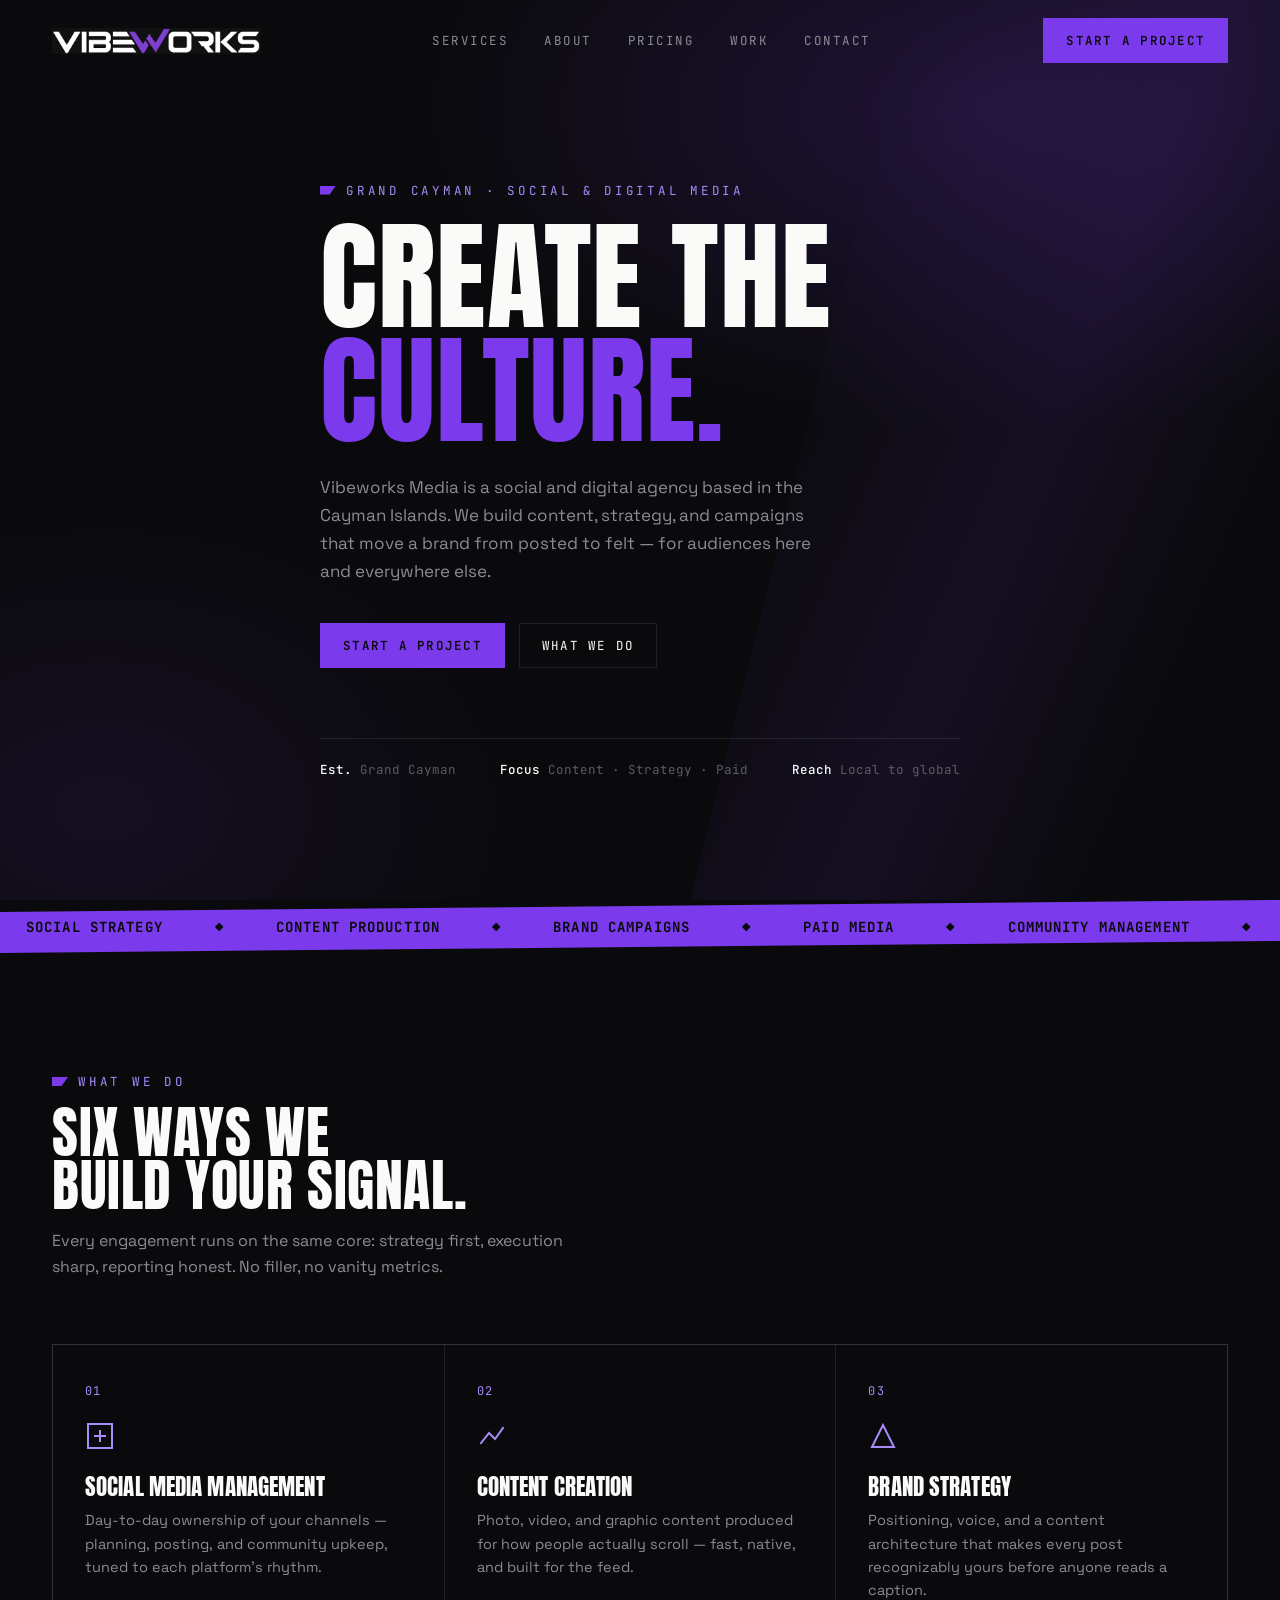
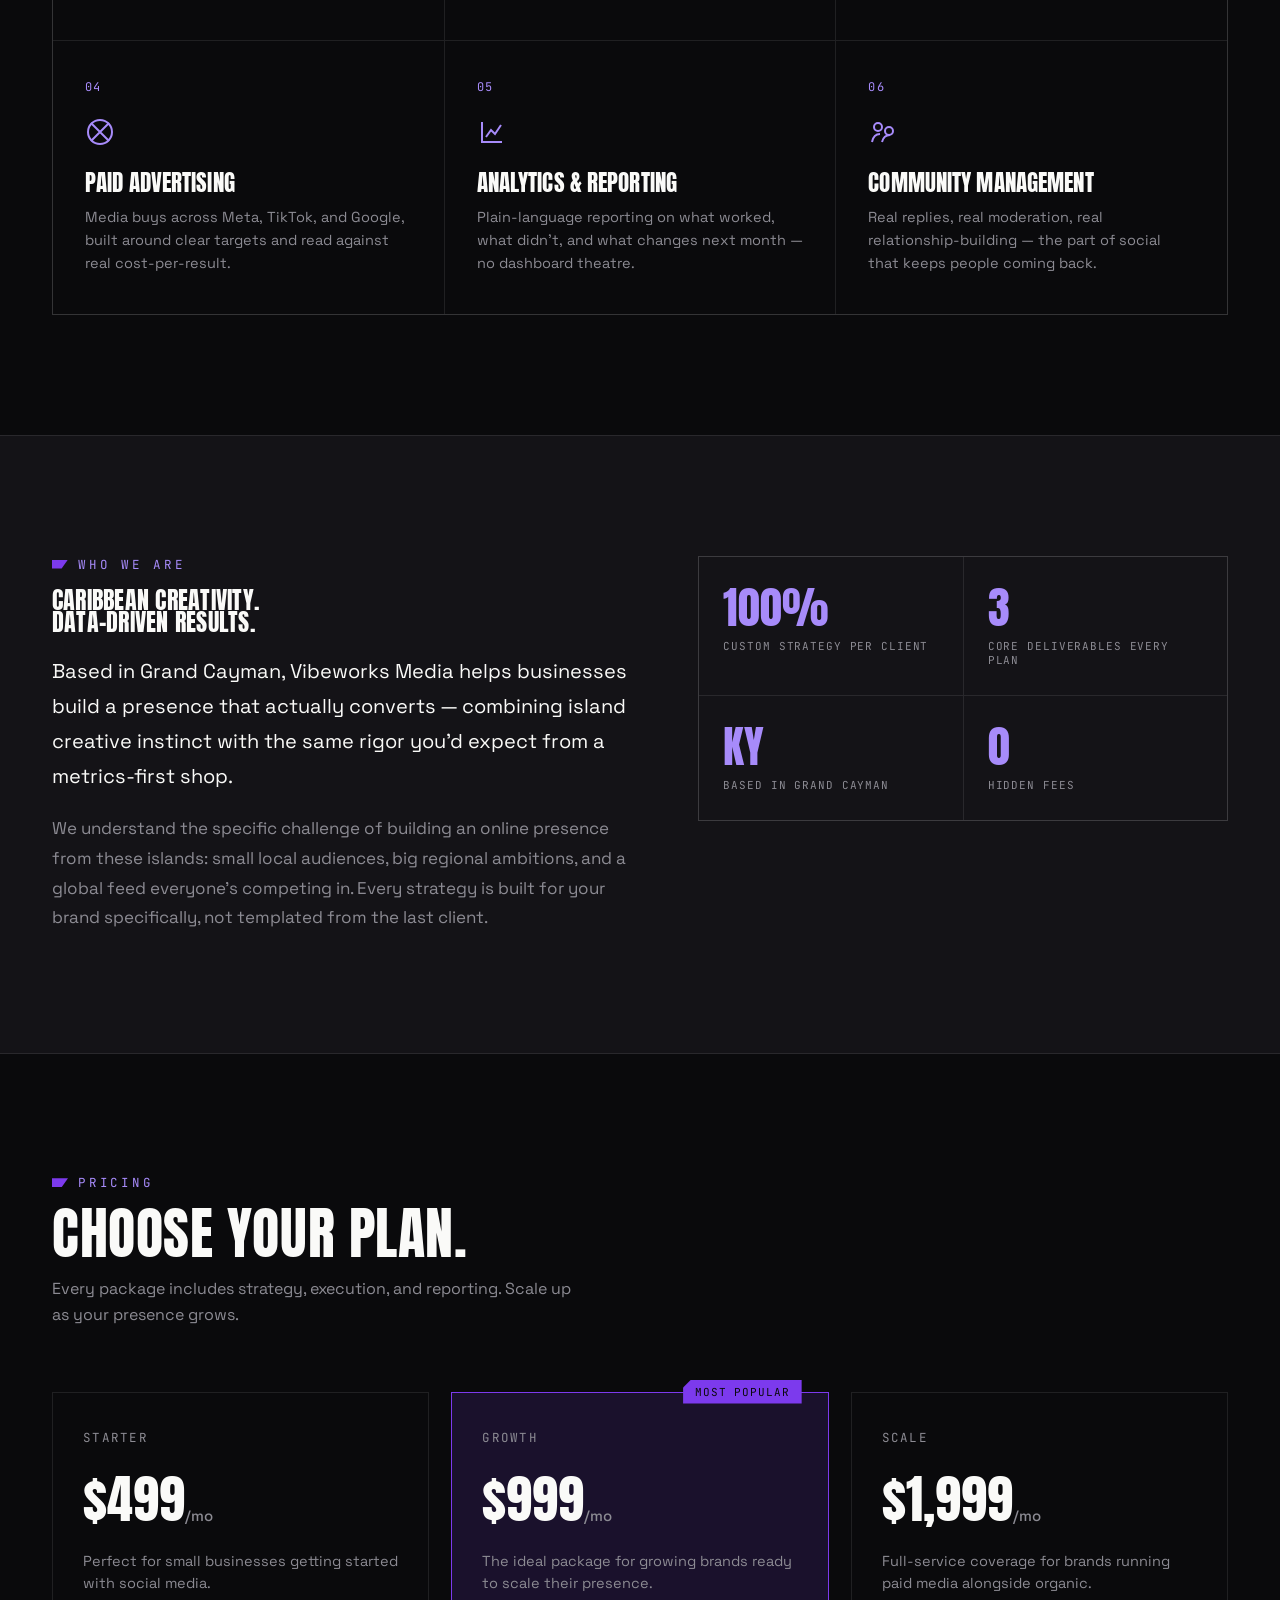
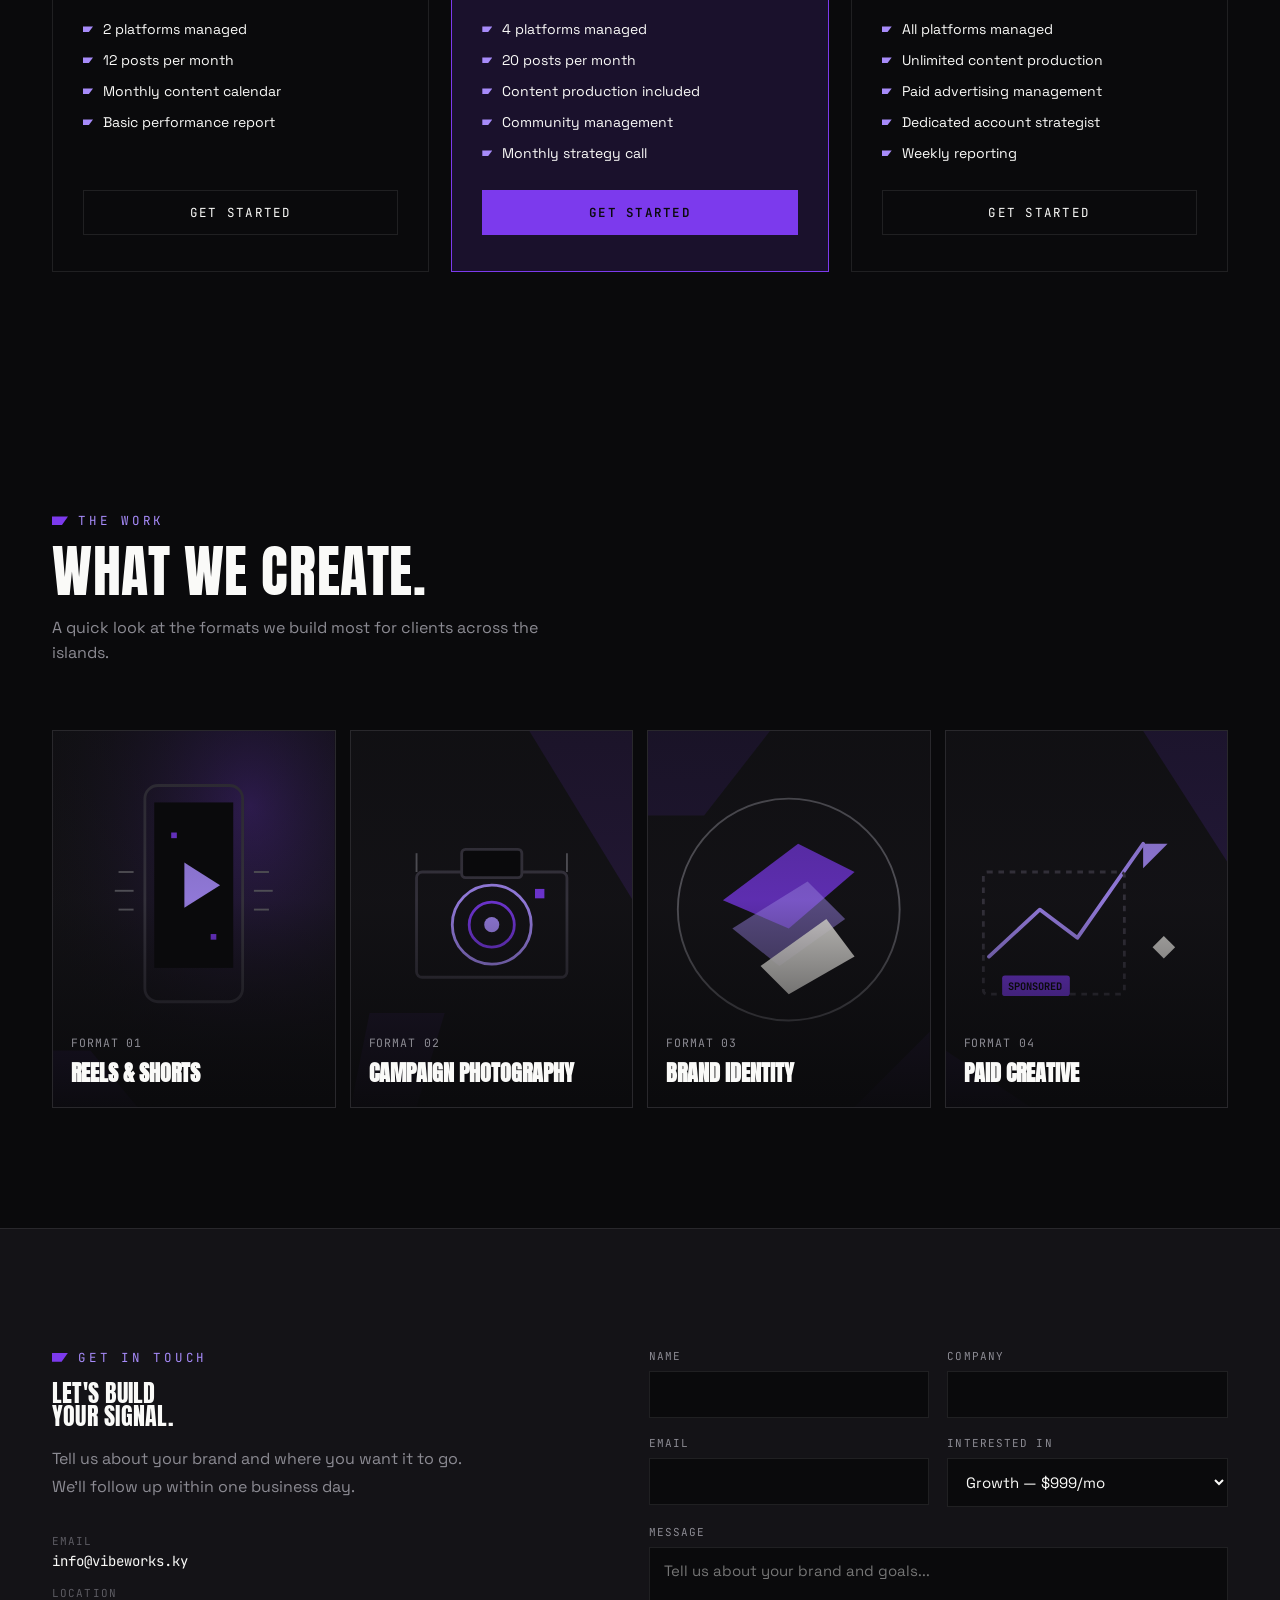
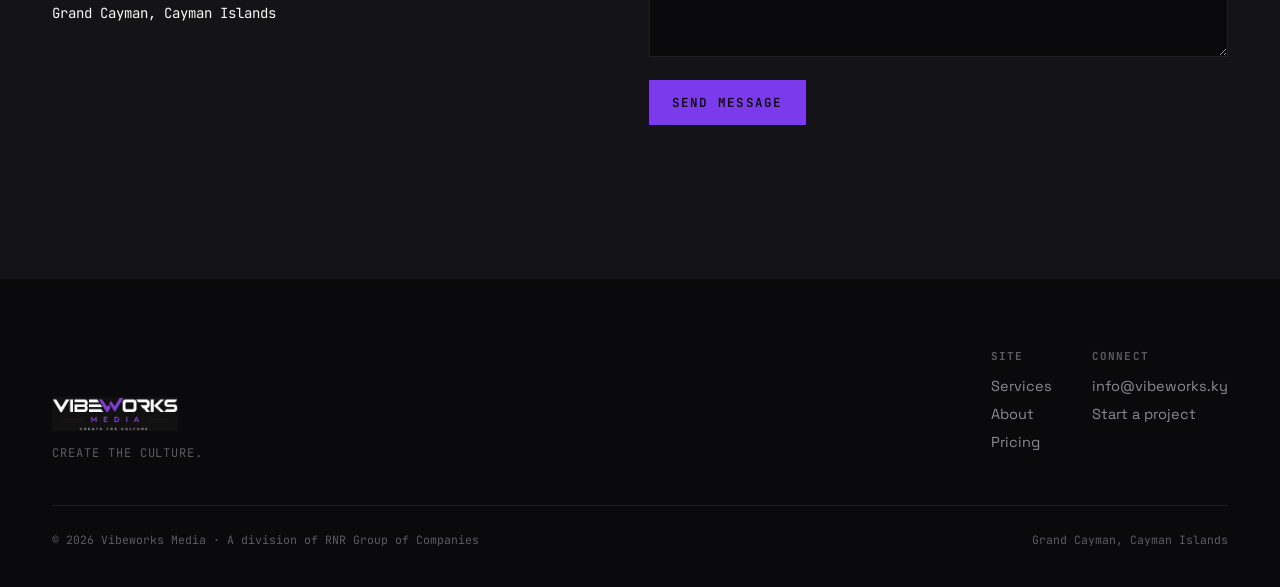
<file: index.html>
<!DOCTYPE html>
<html lang="en">
<head>
<meta charset="UTF-8">
<meta name="viewport" content="width=device-width, initial-scale=1.0">
<title>Vibeworks Media — Create The Culture. | Cayman Islands</title>
<meta name="description" content="Vibeworks Media is a social and digital media agency based in Grand Cayman. Content, strategy, and paid campaigns that create the culture.">
<link rel="preconnect" href="https://fonts.googleapis.com">
<link rel="preconnect" href="https://fonts.gstatic.com" crossorigin>
<link href="https://fonts.googleapis.com/css2?family=Anton&family=Space+Grotesk:wght@400;500;600;700&family=JetBrains+Mono:wght@400;500;700&display=swap" rel="stylesheet">
<style>
  :root{
    --ink:#0A0A0C;
    --ink-raised:#141317;
    --ink-line: rgba(255,255,255,0.09);
    --white:#FAFAF8;
    --steel:#8C8B93;
    --steel-dim:#5C5B62;
    --purple:#7C3AED;
    --purple-bright:#A78BFA;
    --purple-dim: rgba(124,58,237,0.14);
  }
  *{margin:0;padding:0;box-sizing:border-box;}
  html{scroll-behavior:smooth;}
  body{
    background:var(--ink);
    color:var(--white);
    font-family:'Space Grotesk',sans-serif;
    -webkit-font-smoothing:antialiased;
    overflow-x:hidden;
  }
  a{color:inherit;text-decoration:none;}
  img{display:block;max-width:100%;}
  .wrap{max-width:1240px;margin:0 auto;padding:0 32px;}
  .eyebrow{
    font-family:'JetBrains Mono',monospace;
    font-size:12.5px;
    letter-spacing:0.22em;
    text-transform:uppercase;
    color:var(--purple-bright);
    display:flex;
    align-items:center;
    gap:10px;
  }
  .eyebrow::before{
    content:'';
    width:16px;height:9px;
    background:var(--purple);
    clip-path:polygon(0 0,100% 0,60% 100%,0 100%);
  }
  h1,h2,h3{
    font-family:'Anton',sans-serif;
    font-weight:400;
    text-transform:uppercase;
    letter-spacing:0.01em;
    line-height:0.95;
  }

  /* ===== diagonal cut signature ===== */
  .cut-tl{clip-path:polygon(28px 0,100% 0,100% 100%,0 100%,0 28px);}
  .cut-br{clip-path:polygon(0 0,100% 0,100% calc(100% - 28px),calc(100% - 28px) 100%,0 100%);}
  .cut-both{clip-path:polygon(24px 0,100% 0,100% calc(100% - 24px),calc(100% - 24px) 100%,0 100%,0 24px);}

  /* ===== NAV ===== */
  header{
    position:fixed;top:0;left:0;right:0;z-index:100;
    border-bottom:1px solid transparent;
    transition:border-color .3s ease, background .3s ease;
  }
  header.scrolled{
    background:rgba(10,10,12,0.86);
    backdrop-filter:blur(14px);
    border-bottom-color:var(--ink-line);
  }
  nav{
    display:flex;align-items:center;justify-content:space-between;
    padding:18px 32px;max-width:1240px;margin:0 auto;
  }
  .nav-logo img{height:26px;width:auto;}
  .nav-links{display:flex;align-items:center;gap:36px;}
  .nav-links a{
    font-family:'JetBrains Mono',monospace;
    font-size:12.5px;letter-spacing:0.12em;text-transform:uppercase;
    color:var(--steel);transition:color .2s ease;
    position:relative;
  }
  .nav-links a:hover{color:var(--white);}
  .btn{
    font-family:'JetBrains Mono',monospace;
    font-size:12.5px;letter-spacing:0.1em;text-transform:uppercase;
    padding:13px 22px;
    display:inline-flex;align-items:center;gap:8px;
    border:1px solid var(--ink-line);
    background:transparent;color:var(--white);
    cursor:pointer;
    transition:background .2s ease, border-color .2s ease, transform .15s ease;
  }
  .btn-primary{
    background:var(--purple);border-color:var(--purple);color:#0A0A0C;font-weight:600;
  }
  .btn-primary:hover{background:var(--purple-bright);border-color:var(--purple-bright);transform:translateY(-1px);}
  .btn-ghost:hover{border-color:var(--purple);color:var(--purple-bright);}
  .nav-cta{display:none;}
  @media(min-width:860px){.nav-cta{display:inline-flex;}}
  .menu-btn{display:flex;flex-direction:column;gap:5px;background:none;border:none;cursor:pointer;padding:6px;}
  .menu-btn span{width:22px;height:2px;background:var(--white);}
  @media(min-width:860px){.menu-btn{display:none;}}
  .nav-links{display:none;}
  @media(min-width:860px){.nav-links{display:flex;}}

  .mobile-menu{
    position:fixed;inset:0;z-index:99;background:var(--ink);
    display:flex;flex-direction:column;justify-content:center;gap:28px;padding:32px;
    transform:translateY(-100%);transition:transform .35s ease;
  }
  .mobile-menu.open{transform:translateY(0);}
  .mobile-menu a{font-family:'Anton',sans-serif;font-size:34px;text-transform:uppercase;}
  .mobile-menu .close-btn{position:absolute;top:22px;right:28px;font-family:'JetBrains Mono',monospace;font-size:13px;letter-spacing:.1em;background:none;border:none;color:var(--white);cursor:pointer;}

  /* ===== HERO ===== */
  .hero{
    position:relative;
    min-height:100svh;
    display:flex;flex-direction:column;justify-content:center;
    padding:150px 0 90px;
    overflow:hidden;
  }
  .hero::before{
    content:'';position:absolute;inset:0;z-index:0;
    background:
      radial-gradient(ellipse 900px 500px at 78% 12%, rgba(124,58,237,0.20), transparent 65%),
      radial-gradient(ellipse 700px 500px at 8% 90%, rgba(124,58,237,0.10), transparent 60%);
  }
  .hero-slash{
    position:absolute;top:0;right:-6%;height:130%;width:46%;
    background:linear-gradient(100deg, transparent 0%, rgba(124,58,237,0.10) 40%, transparent 70%);
    transform:skewX(-14deg);
    z-index:0;
    animation:sweep 9s ease-in-out infinite;
  }
  @keyframes sweep{
    0%,100%{opacity:.5;transform:skewX(-14deg) translateX(0);}
    50%{opacity:1;transform:skewX(-14deg) translateX(-30px);}
  }
  .hero-inner{position:relative;z-index:1;}
  .hero h1{
    font-size:clamp(52px,9.4vw,128px);
    color:var(--white);
  }
  .hero h1 .accent{color:var(--purple);}
  .hero-sub{
    max-width:520px;margin-top:26px;
    font-size:17px;line-height:1.65;color:var(--steel);
  }
  .hero-cta-row{display:flex;flex-wrap:wrap;gap:14px;margin-top:38px;}
  .hero-meta{
    margin-top:70px;display:flex;gap:44px;flex-wrap:wrap;
    font-family:'JetBrains Mono',monospace;font-size:12.5px;color:var(--steel-dim);
    border-top:1px solid var(--ink-line);padding-top:22px;
  }
  .hero-meta b{color:var(--white);font-weight:500;}

  /* ===== TICKER ===== */
  .ticker-strip{
    background:var(--purple);
    color:#0A0A0C;
    overflow:hidden;
    white-space:nowrap;
    padding:16px 0;
    position:relative;
    clip-path: polygon(0 12px, 100% 0, 100% calc(100% - 12px), 0 100%);
  }
  .ticker-track{
    display:inline-block;
    animation:ticker 26s linear infinite;
    font-family:'JetBrains Mono',monospace;
    font-weight:700;font-size:14px;letter-spacing:.08em;text-transform:uppercase;
    will-change:transform;
  }
  .ticker-track span{margin:0 26px;}
  @keyframes ticker{0%{transform:translateX(0);}100%{transform:translateX(-50%);}}

  /* ===== SECTION shared ===== */
  section{padding:120px 0;position:relative;}
  .section-head{max-width:640px;margin-bottom:64px;}
  .section-head h2{font-size:clamp(34px,5vw,56px);margin-top:16px;}
  .section-head p{color:var(--steel);margin-top:16px;font-size:16px;line-height:1.6;max-width:520px;}

  /* ===== SERVICES ===== */
  .services-grid{
    display:grid;grid-template-columns:repeat(auto-fit,minmax(300px,1fr));gap:1px;
    background:var(--ink-line);
    border:1px solid var(--ink-line);
  }
  .service-card{
    background:var(--ink);padding:38px 32px;
    transition:background .25s ease;
    position:relative;
  }
  .service-card:hover{background:var(--ink-raised);}
  .service-num{
    font-family:'JetBrains Mono',monospace;font-size:12px;color:var(--purple-bright);
    letter-spacing:.1em;
  }
  .service-icon{margin:22px 0 20px;}
  .service-card h3{font-size:23px;letter-spacing:0.005em;}
  .service-card p{color:var(--steel);font-size:14.5px;line-height:1.6;margin-top:12px;}

  /* ===== ABOUT / STATS ===== */
  .about{
    background:var(--ink-raised);
    border-top:1px solid var(--ink-line);
    border-bottom:1px solid var(--ink-line);
  }
  .about-grid{display:grid;grid-template-columns:1.1fr 1fr;gap:64px;align-items:start;}
  @media(max-width:860px){.about-grid{grid-template-columns:1fr;}}
  .about-copy p{color:var(--steel);font-size:17px;line-height:1.75;margin-top:20px;}
  .about-copy p:first-of-type{color:var(--white);font-size:20px;}
  .stat-list{display:grid;grid-template-columns:1fr 1fr;gap:1px;background:var(--ink-line);border:1px solid var(--ink-line);}
  .stat{background:var(--ink-raised);padding:28px 24px;}
  .stat .num{font-family:'Anton',sans-serif;font-size:44px;color:var(--purple-bright);line-height:1;}
  .stat .label{font-family:'JetBrains Mono',monospace;font-size:11px;letter-spacing:.08em;text-transform:uppercase;color:var(--steel);margin-top:10px;}

  /* ===== PRICING ===== */
  .pricing-grid{display:grid;grid-template-columns:repeat(auto-fit,minmax(280px,1fr));gap:22px;}
  .plan{
    border:1px solid var(--ink-line);padding:36px 30px;
    display:flex;flex-direction:column;
    position:relative;
  }
  .plan.featured{border-color:var(--purple);background:var(--purple-dim);}
  .plan-tag{
    position:absolute;top:-13px;right:26px;
    background:var(--purple);color:#0A0A0C;
    font-family:'JetBrains Mono',monospace;font-size:11px;letter-spacing:.08em;text-transform:uppercase;
    padding:5px 12px;
    clip-path:polygon(8px 0,100% 0,100% 100%,0 100%,0 8px);
  }
  .plan-name{font-family:'JetBrains Mono',monospace;font-size:12.5px;letter-spacing:.1em;text-transform:uppercase;color:var(--steel);}
  .plan-price{font-family:'Anton',sans-serif;font-size:52px;margin-top:14px;color:var(--white);}
  .plan-price span{font-family:'Space Grotesk',sans-serif;font-size:15px;color:var(--steel);font-weight:500;}
  .plan-desc{color:var(--steel);font-size:14.5px;margin-top:12px;line-height:1.55;}
  .plan ul{list-style:none;margin-top:26px;flex-grow:1;display:flex;flex-direction:column;gap:13px;}
  .plan li{font-size:14px;color:var(--white);display:flex;gap:10px;align-items:flex-start;}
  .plan li::before{content:'';flex-shrink:0;width:10px;height:6px;margin-top:6px;background:var(--purple-bright);clip-path:polygon(0 0,100% 0,55% 100%,0 100%);}
  .plan .btn{margin-top:28px;width:100%;justify-content:center;}

  /* ===== CULTURE STRIP ===== */
  .culture{background:var(--ink);}
  .culture-grid{display:grid;grid-template-columns:repeat(4,1fr);gap:14px;}
  @media(max-width:760px){.culture-grid{grid-template-columns:repeat(2,1fr);}}
  .culture-tile{
    aspect-ratio:3/4;
    border:1px solid var(--ink-line);
    background:var(--ink-raised);
    display:flex;flex-direction:column;justify-content:flex-end;padding:18px;
    position:relative;overflow:hidden;
  }
  .culture-tile svg{position:absolute;inset:0;width:100%;height:100%;transition:transform .5s ease;}
  .culture-tile:hover svg{transform:scale(1.04);}
  .culture-tile::after{
    content:'';position:absolute;inset:0;
    background:linear-gradient(0deg, rgba(10,10,12,0.92) 0%, rgba(10,10,12,0.15) 55%, rgba(10,10,12,0.35) 100%);
  }
  .culture-tile span{
    position:relative;z-index:1;
    font-family:'JetBrains Mono',monospace;font-size:11.5px;letter-spacing:.08em;text-transform:uppercase;color:var(--steel);
  }
  .culture-tile strong{position:relative;z-index:1;font-family:'Anton',sans-serif;font-size:22px;text-transform:uppercase;margin-top:6px;}

  /* ===== CONTACT ===== */
  .contact{
    background:var(--ink-raised);border-top:1px solid var(--ink-line);
  }
  .contact-grid{display:grid;grid-template-columns:1fr 1.1fr;gap:70px;}
  @media(max-width:900px){.contact-grid{grid-template-columns:1fr;}}
  .contact-info p{color:var(--steel);font-size:16px;line-height:1.7;margin-top:18px;max-width:420px;}
  .contact-detail{margin-top:34px;display:flex;flex-direction:column;gap:16px;}
  .contact-detail a, .contact-detail div{font-family:'JetBrains Mono',monospace;font-size:14px;color:var(--white);}
  .contact-detail .label{color:var(--steel-dim);font-size:11px;letter-spacing:.1em;text-transform:uppercase;display:block;margin-bottom:4px;}

  form{display:flex;flex-direction:column;gap:18px;}
  .form-row{display:grid;grid-template-columns:1fr 1fr;gap:18px;}
  @media(max-width:520px){.form-row{grid-template-columns:1fr;}}
  label{
    font-family:'JetBrains Mono',monospace;font-size:11px;letter-spacing:.1em;text-transform:uppercase;color:var(--steel);
    display:block;margin-bottom:8px;
  }
  input,textarea,select{
    width:100%;background:var(--ink);border:1px solid var(--ink-line);
    color:var(--white);padding:13px 14px;font-family:'Space Grotesk',sans-serif;font-size:15px;
    transition:border-color .2s ease;
  }
  input:focus,textarea:focus,select:focus{outline:none;border-color:var(--purple);}
  textarea{resize:vertical;min-height:110px;}
  .form-status{font-family:'JetBrains Mono',monospace;font-size:12.5px;color:var(--purple-bright);min-height:16px;}

  /* ===== FOOTER ===== */
  footer{padding:70px 0 40px;}
  .footer-top{display:flex;justify-content:space-between;align-items:flex-end;flex-wrap:wrap;gap:30px;border-bottom:1px solid var(--ink-line);padding-bottom:44px;}
  .footer-logo img{height:34px;width:auto;margin-bottom:14px;}
  .footer-tag{font-family:'JetBrains Mono',monospace;font-size:12px;color:var(--steel-dim);letter-spacing:.08em;text-transform:uppercase;}
  .footer-links{display:flex;gap:40px;flex-wrap:wrap;}
  .footer-col h4{font-family:'JetBrains Mono',monospace;font-size:11px;letter-spacing:.1em;text-transform:uppercase;color:var(--steel-dim);margin-bottom:14px;}
  .footer-col a{display:block;font-size:14.5px;color:var(--steel);margin-bottom:10px;transition:color .2s ease;}
  .footer-col a:hover{color:var(--purple-bright);}
  .footer-bottom{display:flex;justify-content:space-between;flex-wrap:wrap;gap:12px;padding-top:26px;font-family:'JetBrains Mono',monospace;font-size:11.5px;color:var(--steel-dim);}

  ::selection{background:var(--purple);color:#0A0A0C;}

  [data-reveal]{opacity:0;transform:translateY(26px);transition:opacity .7s ease,transform .7s ease;}
  [data-reveal].in{opacity:1;transform:translateY(0);}

  @media(prefers-reduced-motion:reduce){
    html{scroll-behavior:auto;}
    .hero-slash{animation:none;}
    .ticker-track{animation:none;}
    [data-reveal]{opacity:1;transform:none;transition:none;}
  }
</style>
</head>
<body>

<header id="siteHeader">
  <nav>
    <a class="nav-logo" href="#top"><img src="[data-uri]" alt="Vibeworks Media"></a>
    <div class="nav-links">
      <a href="#services">Services</a>
      <a href="#about">About</a>
      <a href="#pricing">Pricing</a>
      <a href="#culture">Work</a>
      <a href="#contact">Contact</a>
    </div>
    <a href="#contact" class="btn btn-primary nav-cta">Start a project</a>
    <button class="menu-btn" id="menuBtn" aria-label="Open menu"><span></span><span></span><span></span></button>
  </nav>
</header>

<div class="mobile-menu" id="mobileMenu">
  <button class="close-btn" id="closeMenu">CLOSE ✕</button>
  <a href="#services">Services</a>
  <a href="#about">About</a>
  <a href="#pricing">Pricing</a>
  <a href="#culture">Work</a>
  <a href="#contact">Contact</a>
</div>

<main id="top">

  <section class="hero">
    <div class="hero-slash"></div>
    <div class="wrap hero-inner">
      <div class="eyebrow">Grand Cayman · Social &amp; Digital Media</div>
      <h1 style="margin-top:20px;">Create the<br><span class="accent">culture.</span></h1>
      <p class="hero-sub">Vibeworks Media is a social and digital agency based in the Cayman Islands. We build content, strategy, and campaigns that move a brand from posted to felt &mdash; for audiences here and everywhere else.</p>
      <div class="hero-cta-row">
        <a href="#contact" class="btn btn-primary">Start a project</a>
        <a href="#services" class="btn btn-ghost">What we do</a>
      </div>
      <div class="hero-meta">
        <div><b>Est.</b> Grand Cayman</div>
        <div><b>Focus</b> Content · Strategy · Paid</div>
        <div><b>Reach</b> Local to global</div>
      </div>
    </div>
  </section>

  <div class="ticker-strip">
    <div class="ticker-track">
      <span>SOCIAL STRATEGY</span><span>◆</span><span>CONTENT PRODUCTION</span><span>◆</span><span>BRAND CAMPAIGNS</span><span>◆</span><span>PAID MEDIA</span><span>◆</span><span>COMMUNITY MANAGEMENT</span><span>◆</span><span>ANALYTICS &amp; REPORTING</span><span>◆</span>
      <span>SOCIAL STRATEGY</span><span>◆</span><span>CONTENT PRODUCTION</span><span>◆</span><span>BRAND CAMPAIGNS</span><span>◆</span><span>PAID MEDIA</span><span>◆</span><span>COMMUNITY MANAGEMENT</span><span>◆</span><span>ANALYTICS &amp; REPORTING</span><span>◆</span>
    </div>
  </div>

  <section id="services">
    <div class="wrap">
      <div class="section-head" data-reveal>
        <div class="eyebrow">What we do</div>
        <h2>Six ways we<br>build your signal.</h2>
        <p>Every engagement runs on the same core: strategy first, execution sharp, reporting honest. No filler, no vanity metrics.</p>
      </div>
      <div class="services-grid">

        <div class="service-card" data-reveal>
          <div class="service-num">01</div>
          <div class="service-icon"><svg width="30" height="30" viewBox="0 0 30 30" fill="none"><rect x="3" y="3" width="24" height="24" stroke="#A78BFA" stroke-width="2"/><path d="M9 15h12M15 9v12" stroke="#A78BFA" stroke-width="2"/></svg></div>
          <h3>Social Media Management</h3>
          <p>Day-to-day ownership of your channels &mdash; planning, posting, and community upkeep, tuned to each platform's rhythm.</p>
        </div>

        <div class="service-card" data-reveal>
          <div class="service-num">02</div>
          <div class="service-icon"><svg width="30" height="30" viewBox="0 0 30 30" fill="none"><path d="M4 22 12 12l6 6 8-11" stroke="#A78BFA" stroke-width="2" stroke-linecap="square"/></svg></div>
          <h3>Content Creation</h3>
          <p>Photo, video, and graphic content produced for how people actually scroll &mdash; fast, native, and built for the feed.</p>
        </div>

        <div class="service-card" data-reveal>
          <div class="service-num">03</div>
          <div class="service-icon"><svg width="30" height="30" viewBox="0 0 30 30" fill="none"><path d="M4 26 15 4l11 22H4z" stroke="#A78BFA" stroke-width="2" stroke-linejoin="miter"/></svg></div>
          <h3>Brand Strategy</h3>
          <p>Positioning, voice, and a content architecture that makes every post recognizably yours before anyone reads a caption.</p>
        </div>

        <div class="service-card" data-reveal>
          <div class="service-num">04</div>
          <div class="service-icon"><svg width="30" height="30" viewBox="0 0 30 30" fill="none"><path d="M6 6 24 24M24 6 6 24" stroke="#A78BFA" stroke-width="2"/><circle cx="15" cy="15" r="12" stroke="#A78BFA" stroke-width="2"/></svg></div>
          <h3>Paid Advertising</h3>
          <p>Media buys across Meta, TikTok, and Google, built around clear targets and read against real cost-per-result.</p>
        </div>

        <div class="service-card" data-reveal>
          <div class="service-num">05</div>
          <div class="service-icon"><svg width="30" height="30" viewBox="0 0 30 30" fill="none"><path d="M5 5v20h20" stroke="#A78BFA" stroke-width="2"/><path d="M9 20l5-7 4 4 6-9" stroke="#A78BFA" stroke-width="2"/></svg></div>
          <h3>Analytics &amp; Reporting</h3>
          <p>Plain-language reporting on what worked, what didn't, and what changes next month &mdash; no dashboard theatre.</p>
        </div>

        <div class="service-card" data-reveal>
          <div class="service-num">06</div>
          <div class="service-icon"><svg width="30" height="30" viewBox="0 0 30 30" fill="none"><circle cx="10" cy="10" r="4" stroke="#A78BFA" stroke-width="2"/><circle cx="21" cy="14" r="4" stroke="#A78BFA" stroke-width="2"/><path d="M4 25c1-5 4-8 8-8M14 25c1-4 4-7 8-7" stroke="#A78BFA" stroke-width="2"/></svg></div>
          <h3>Community Management</h3>
          <p>Real replies, real moderation, real relationship-building &mdash; the part of social that keeps people coming back.</p>
        </div>

      </div>
    </div>
  </section>

  <section class="about" id="about">
    <div class="wrap about-grid">
      <div class="about-copy" data-reveal>
        <div class="eyebrow">Who we are</div>
        <h2 style="margin-top:16px;">Caribbean creativity.<br>Data-driven results.</h2>
        <p>Based in Grand Cayman, Vibeworks Media helps businesses build a presence that actually converts &mdash; combining island creative instinct with the same rigor you'd expect from a metrics-first shop.</p>
        <p>We understand the specific challenge of building an online presence from these islands: small local audiences, big regional ambitions, and a global feed everyone's competing in. Every strategy is built for your brand specifically, not templated from the last client.</p>
      </div>
      <div class="stat-list" data-reveal>
        <div class="stat"><div class="num">100%</div><div class="label">Custom strategy per client</div></div>
        <div class="stat"><div class="num">3</div><div class="label">Core deliverables every plan</div></div>
        <div class="stat"><div class="num">KY</div><div class="label">Based in Grand Cayman</div></div>
        <div class="stat"><div class="num">0</div><div class="label">Hidden fees</div></div>
      </div>
    </div>
  </section>

  <section id="pricing">
    <div class="wrap">
      <div class="section-head" data-reveal>
        <div class="eyebrow">Pricing</div>
        <h2>Choose your plan.</h2>
        <p>Every package includes strategy, execution, and reporting. Scale up as your presence grows.</p>
      </div>
      <div class="pricing-grid">

        <div class="plan" data-reveal>
          <div class="plan-name">Starter</div>
          <div class="plan-price">$499<span>/mo</span></div>
          <p class="plan-desc">Perfect for small businesses getting started with social media.</p>
          <ul>
            <li>2 platforms managed</li>
            <li>12 posts per month</li>
            <li>Monthly content calendar</li>
            <li>Basic performance report</li>
          </ul>
          <a href="#contact" class="btn btn-ghost">Get started</a>
        </div>

        <div class="plan featured" data-reveal>
          <div class="plan-tag">Most popular</div>
          <div class="plan-name">Growth</div>
          <div class="plan-price">$999<span>/mo</span></div>
          <p class="plan-desc">The ideal package for growing brands ready to scale their presence.</p>
          <ul>
            <li>4 platforms managed</li>
            <li>20 posts per month</li>
            <li>Content production included</li>
            <li>Community management</li>
            <li>Monthly strategy call</li>
          </ul>
          <a href="#contact" class="btn btn-primary">Get started</a>
        </div>

        <div class="plan" data-reveal>
          <div class="plan-name">Scale</div>
          <div class="plan-price">$1,999<span>/mo</span></div>
          <p class="plan-desc">Full-service coverage for brands running paid media alongside organic.</p>
          <ul>
            <li>All platforms managed</li>
            <li>Unlimited content production</li>
            <li>Paid advertising management</li>
            <li>Dedicated account strategist</li>
            <li>Weekly reporting</li>
          </ul>
          <a href="#contact" class="btn btn-ghost">Get started</a>
        </div>

      </div>
    </div>
  </section>

  <section class="culture" id="culture">
    <div class="wrap">
      <div class="section-head" data-reveal>
        <div class="eyebrow">The work</div>
        <h2>What we create.</h2>
        <p>A quick look at the formats we build most for clients across the islands.</p>
      </div>
      <div class="culture-grid">

        <div class="culture-tile" data-reveal>
          <svg viewBox="0 0 300 400" preserveAspectRatio="xMidYMid slice" xmlns="http://www.w3.org/2000/svg">
            <rect width="300" height="400" fill="#141317"/>
            <rect width="300" height="400" fill="url(#g1)"/>
            <defs>
              <radialGradient id="g1" cx="70%" cy="20%" r="80%">
                <stop offset="0%" stop-color="#7C3AED" stop-opacity="0.35"/>
                <stop offset="100%" stop-color="#141317" stop-opacity="0"/>
              </radialGradient>
            </defs>
            <rect x="98" y="58" width="104" height="230" rx="14" fill="none" stroke="#3A3742" stroke-width="3"/>
            <rect x="108" y="76" width="84" height="176" fill="#0A0A0C"/>
            <polygon points="140,140 140,188 178,164" fill="#A78BFA"/>
            <rect x="126" y="108" width="6" height="6" fill="#7C3AED"/>
            <rect x="168" y="216" width="6" height="6" fill="#7C3AED"/>
            <g stroke="#5C5B62" stroke-width="2">
              <line x1="70" y1="150" x2="86" y2="150"/>
              <line x1="66" y1="170" x2="86" y2="170"/>
              <line x1="70" y1="190" x2="86" y2="190"/>
              <line x1="214" y1="150" x2="230" y2="150"/>
              <line x1="214" y1="170" x2="234" y2="170"/>
              <line x1="214" y1="190" x2="230" y2="190"/>
            </g>
            <polygon points="0,400 90,400 40,340 0,340" fill="#7C3AED" fill-opacity="0.18"/>
          </svg>
          <span>Format 01</span><strong>Reels &amp; Shorts</strong>
        </div>

        <div class="culture-tile" data-reveal>
          <svg viewBox="0 0 300 400" preserveAspectRatio="xMidYMid slice" xmlns="http://www.w3.org/2000/svg">
            <rect width="300" height="400" fill="#141317"/>
            <polygon points="300,0 300,180 190,0" fill="#7C3AED" fill-opacity="0.16"/>
            <rect x="70" y="150" width="160" height="112" rx="6" fill="none" stroke="#3A3742" stroke-width="3"/>
            <rect x="118" y="126" width="64" height="30" rx="4" fill="#0A0A0C" stroke="#3A3742" stroke-width="3"/>
            <circle cx="150" cy="206" r="42" fill="none" stroke="#A78BFA" stroke-width="3"/>
            <circle cx="150" cy="206" r="24" fill="none" stroke="#7C3AED" stroke-width="3"/>
            <circle cx="150" cy="206" r="8" fill="#A78BFA"/>
            <rect x="196" y="168" width="10" height="10" fill="#7C3AED"/>
            <path d="M20 300 L100 300 L70 400 L0 400 Z" fill="#7C3AED" fill-opacity="0.12"/>
            <g stroke="#5C5B62" stroke-width="2">
              <line x1="70" y1="150" x2="70" y2="130"/>
              <line x1="230" y1="150" x2="230" y2="130"/>
            </g>
          </svg>
          <span>Format 02</span><strong>Campaign Photography</strong>
        </div>

        <div class="culture-tile" data-reveal>
          <svg viewBox="0 0 300 400" preserveAspectRatio="xMidYMid slice" xmlns="http://www.w3.org/2000/svg">
            <rect width="300" height="400" fill="#141317"/>
            <polygon points="0,0 130,0 60,90 0,90" fill="#7C3AED" fill-opacity="0.14"/>
            <g transform="translate(150,190)">
              <polygon points="-70,-10 10,-70 70,-40 0,20" fill="#7C3AED" fill-opacity="0.85"/>
              <polygon points="-60,20 20,-30 60,10 -10,60" fill="#A78BFA" fill-opacity="0.55"/>
              <polygon points="-30,60 40,10 70,50 0,90" fill="#F5F3EF" fill-opacity="0.9"/>
            </g>
            <g stroke="#5C5B62" stroke-width="2" fill="none">
              <circle cx="150" cy="190" r="118"/>
            </g>
            <polygon points="300,320 300,400 220,400" fill="#7C3AED" fill-opacity="0.12"/>
          </svg>
          <span>Format 03</span><strong>Brand Identity</strong>
        </div>

        <div class="culture-tile" data-reveal>
          <svg viewBox="0 0 300 400" preserveAspectRatio="xMidYMid slice" xmlns="http://www.w3.org/2000/svg">
            <rect width="300" height="400" fill="#141317"/>
            <polygon points="300,0 300,140 210,0" fill="#7C3AED" fill-opacity="0.18"/>
            <polyline points="46,240 100,190 140,220 210,120" fill="none" stroke="#A78BFA" stroke-width="4" stroke-linejoin="round" stroke-linecap="round"/>
            <polygon points="210,120 236,120 210,146" fill="#A78BFA"/>
            <rect x="40" y="150" width="150" height="130" rx="4" fill="none" stroke="#3A3742" stroke-width="3" stroke-dasharray="6 6"/>
            <rect x="60" y="260" width="72" height="22" rx="3" fill="#7C3AED"/>
            <text x="66" y="275" font-family="JetBrains Mono, monospace" font-size="11" fill="#0A0A0C" font-weight="700">SPONSORED</text>
            <path d="M220 230 l12 -12 l12 12 l-12 12 z" fill="#F5F3EF" fill-opacity="0.85"/>
            <polygon points="0,340 90,400 0,400" fill="#7C3AED" fill-opacity="0.14"/>
          </svg>
          <span>Format 04</span><strong>Paid Creative</strong>
        </div>

      </div>
    </div>
  </section>

  <section class="contact" id="contact">
    <div class="wrap contact-grid">
      <div class="contact-info" data-reveal>
        <div class="eyebrow">Get in touch</div>
        <h2 style="margin-top:16px;">Let's build<br>your signal.</h2>
        <p>Tell us about your brand and where you want it to go. We'll follow up within one business day.</p>
        <div class="contact-detail">
          <div><span class="label">Email</span><a href="mailto:info@vibeworks.ky">info@vibeworks.ky</a></div>
          <div><span class="label">Location</span><div>Grand Cayman, Cayman Islands</div></div>
        </div>
      </div>
      <form data-reveal id="contactForm" action="https://formspree.io/f/YOUR_FORM_ID" method="POST">
        <div class="form-row">
          <div>
            <label for="name">Name</label>
            <input type="text" id="name" name="name" required>
          </div>
          <div>
            <label for="company">Company</label>
            <input type="text" id="company" name="company">
          </div>
        </div>
        <div class="form-row">
          <div>
            <label for="email">Email</label>
            <input type="email" id="email" name="email" required>
          </div>
          <div>
            <label for="plan">Interested in</label>
            <select id="plan" name="plan">
              <option value="Starter">Starter — $499/mo</option>
              <option value="Growth" selected>Growth — $999/mo</option>
              <option value="Scale">Scale — $1,999/mo</option>
              <option value="Not sure">Not sure yet</option>
            </select>
          </div>
        </div>
        <div>
          <label for="message">Message</label>
          <textarea id="message" name="message" required placeholder="Tell us about your brand and goals..."></textarea>
        </div>
        <button type="submit" class="btn btn-primary" style="align-self:flex-start;">Send message</button>
        <div class="form-status" id="formStatus"></div>
      </form>
    </div>
  </section>

</main>

<footer>
  <div class="wrap">
    <div class="footer-top">
      <div>
        <a class="footer-logo" href="#top"><img src="[data-uri]" alt="Vibeworks Media"></a>
        <div class="footer-tag">Create the culture.</div>
      </div>
      <div class="footer-links">
        <div class="footer-col">
          <h4>Site</h4>
          <a href="#services">Services</a>
          <a href="#about">About</a>
          <a href="#pricing">Pricing</a>
        </div>
        <div class="footer-col">
          <h4>Connect</h4>
          <a href="mailto:info@vibeworks.ky">info@vibeworks.ky</a>
          <a href="#contact">Start a project</a>
        </div>
      </div>
    </div>
    <div class="footer-bottom">
      <span>© 2026 Vibeworks Media · A division of RNR Group of Companies</span>
      <span>Grand Cayman, Cayman Islands</span>
    </div>
  </div>
</footer>

<script>
  // header scroll state
  const header = document.getElementById('siteHeader');
  window.addEventListener('scroll', () => {
    header.classList.toggle('scrolled', window.scrollY > 20);
  });

  // mobile menu
  const menuBtn = document.getElementById('menuBtn');
  const closeMenu = document.getElementById('closeMenu');
  const mobileMenu = document.getElementById('mobileMenu');
  menuBtn.addEventListener('click', () => mobileMenu.classList.add('open'));
  closeMenu.addEventListener('click', () => mobileMenu.classList.remove('open'));
  mobileMenu.querySelectorAll('a').forEach(a => a.addEventListener('click', () => mobileMenu.classList.remove('open')));

  // scroll reveal
  const revealEls = document.querySelectorAll('[data-reveal]');
  const io = new IntersectionObserver((entries) => {
    entries.forEach(e => { if (e.isIntersecting) { e.target.classList.add('in'); io.unobserve(e.target); } });
  }, { threshold: 0.15 });
  revealEls.forEach(el => io.observe(el));

  // contact form (Formspree) — replace action URL with your real Formspree endpoint
  const form = document.getElementById('contactForm');
  const status = document.getElementById('formStatus');
  form.addEventListener('submit', async (e) => {
    e.preventDefault();
    status.textContent = 'Sending...';
    try {
      const res = await fetch(form.action, {
        method: 'POST',
        body: new FormData(form),
        headers: { 'Accept': 'application/json' }
      });
      if (res.ok) {
        status.textContent = "Message sent — we'll be in touch soon.";
        form.reset();
      } else {
        status.textContent = 'Something went wrong. Please email info@vibeworks.ky directly.';
      }
    } catch (err) {
      status.textContent = 'Something went wrong. Please email info@vibeworks.ky directly.';
    }
  });
</script>

</body>
</html>
</file>
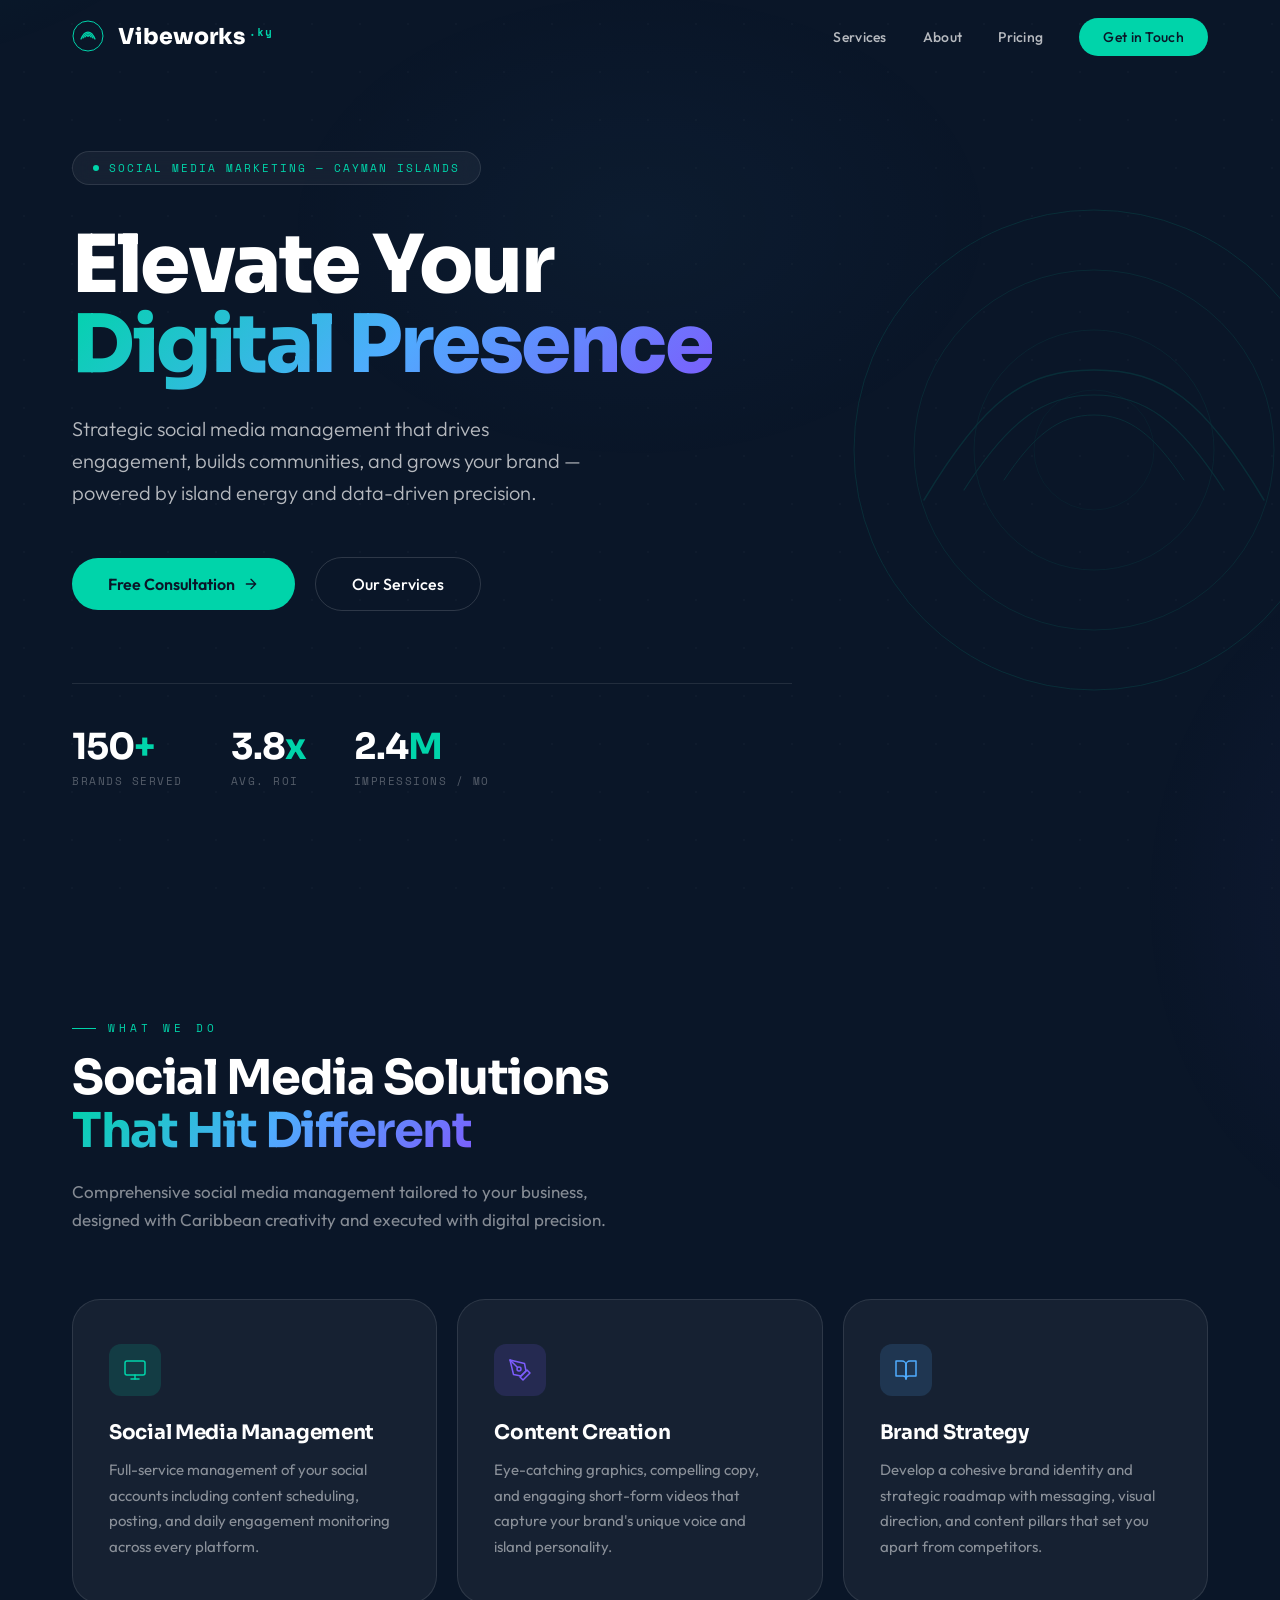
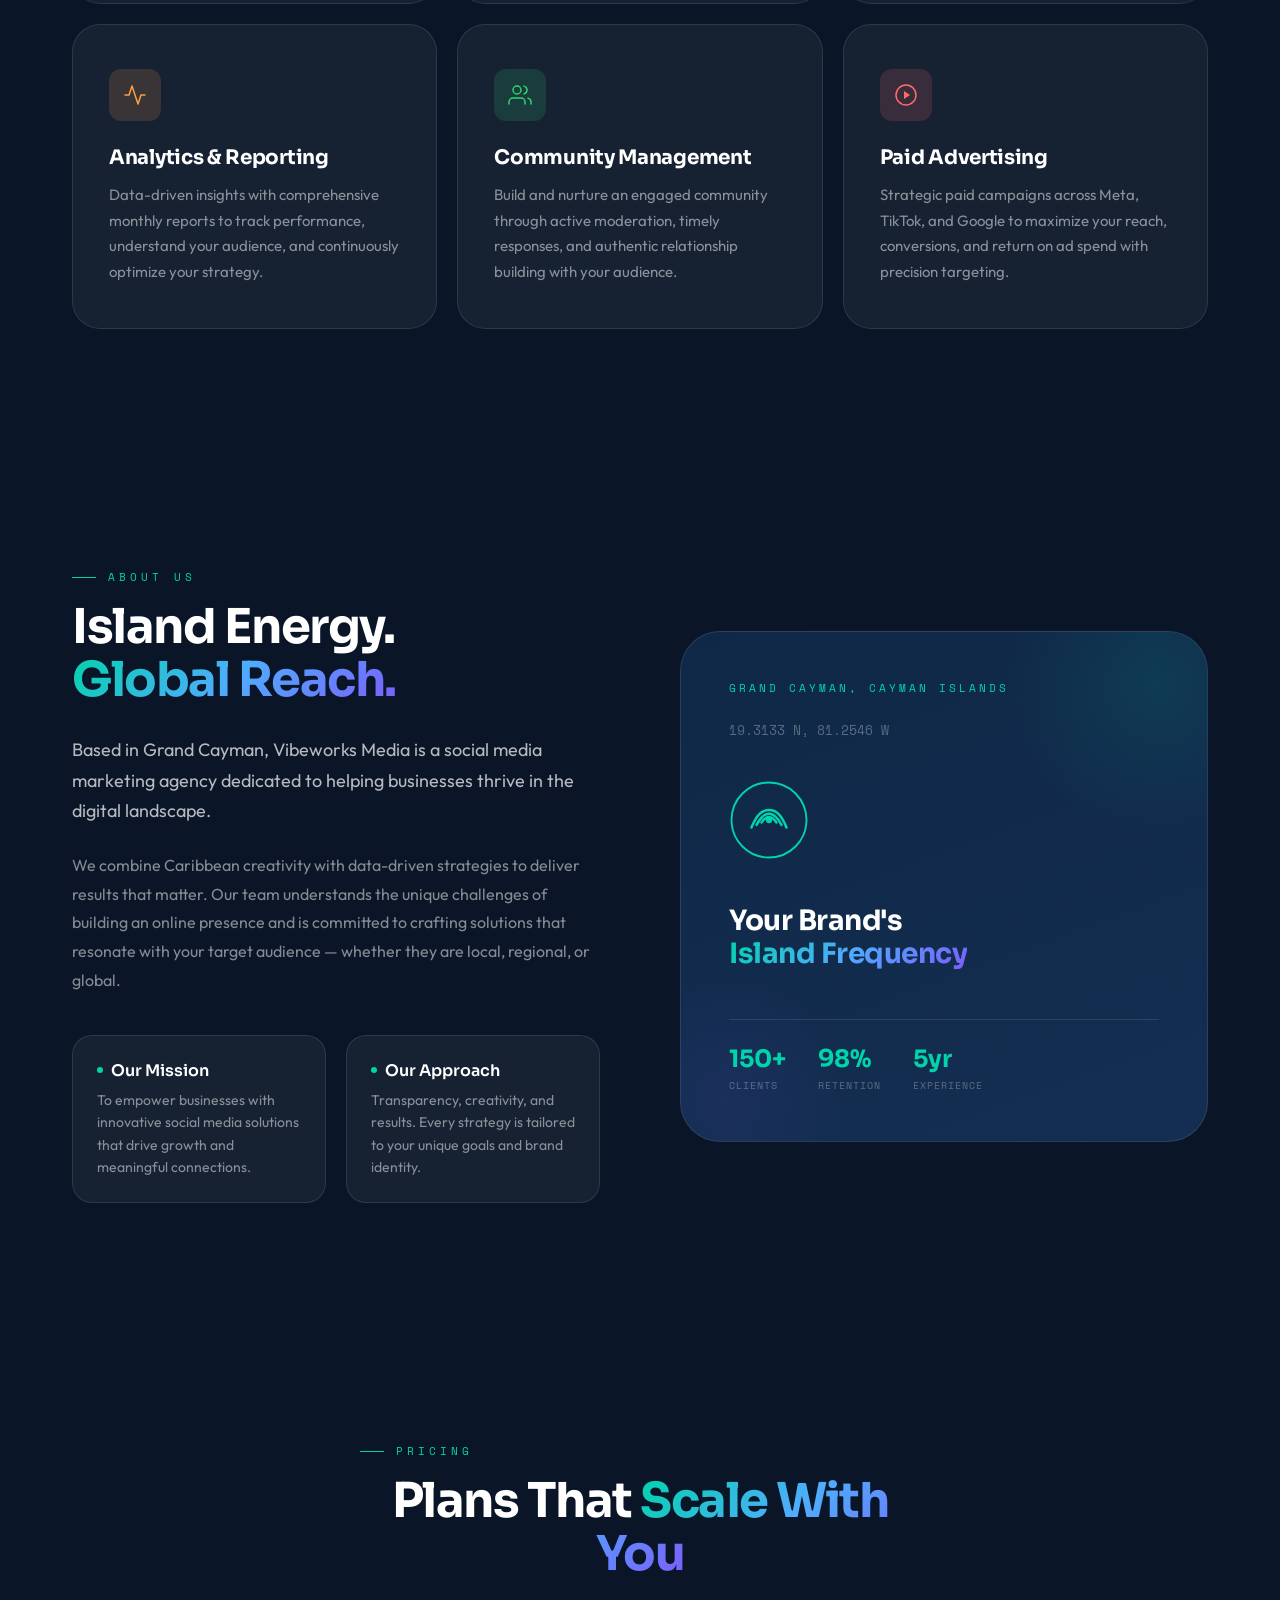
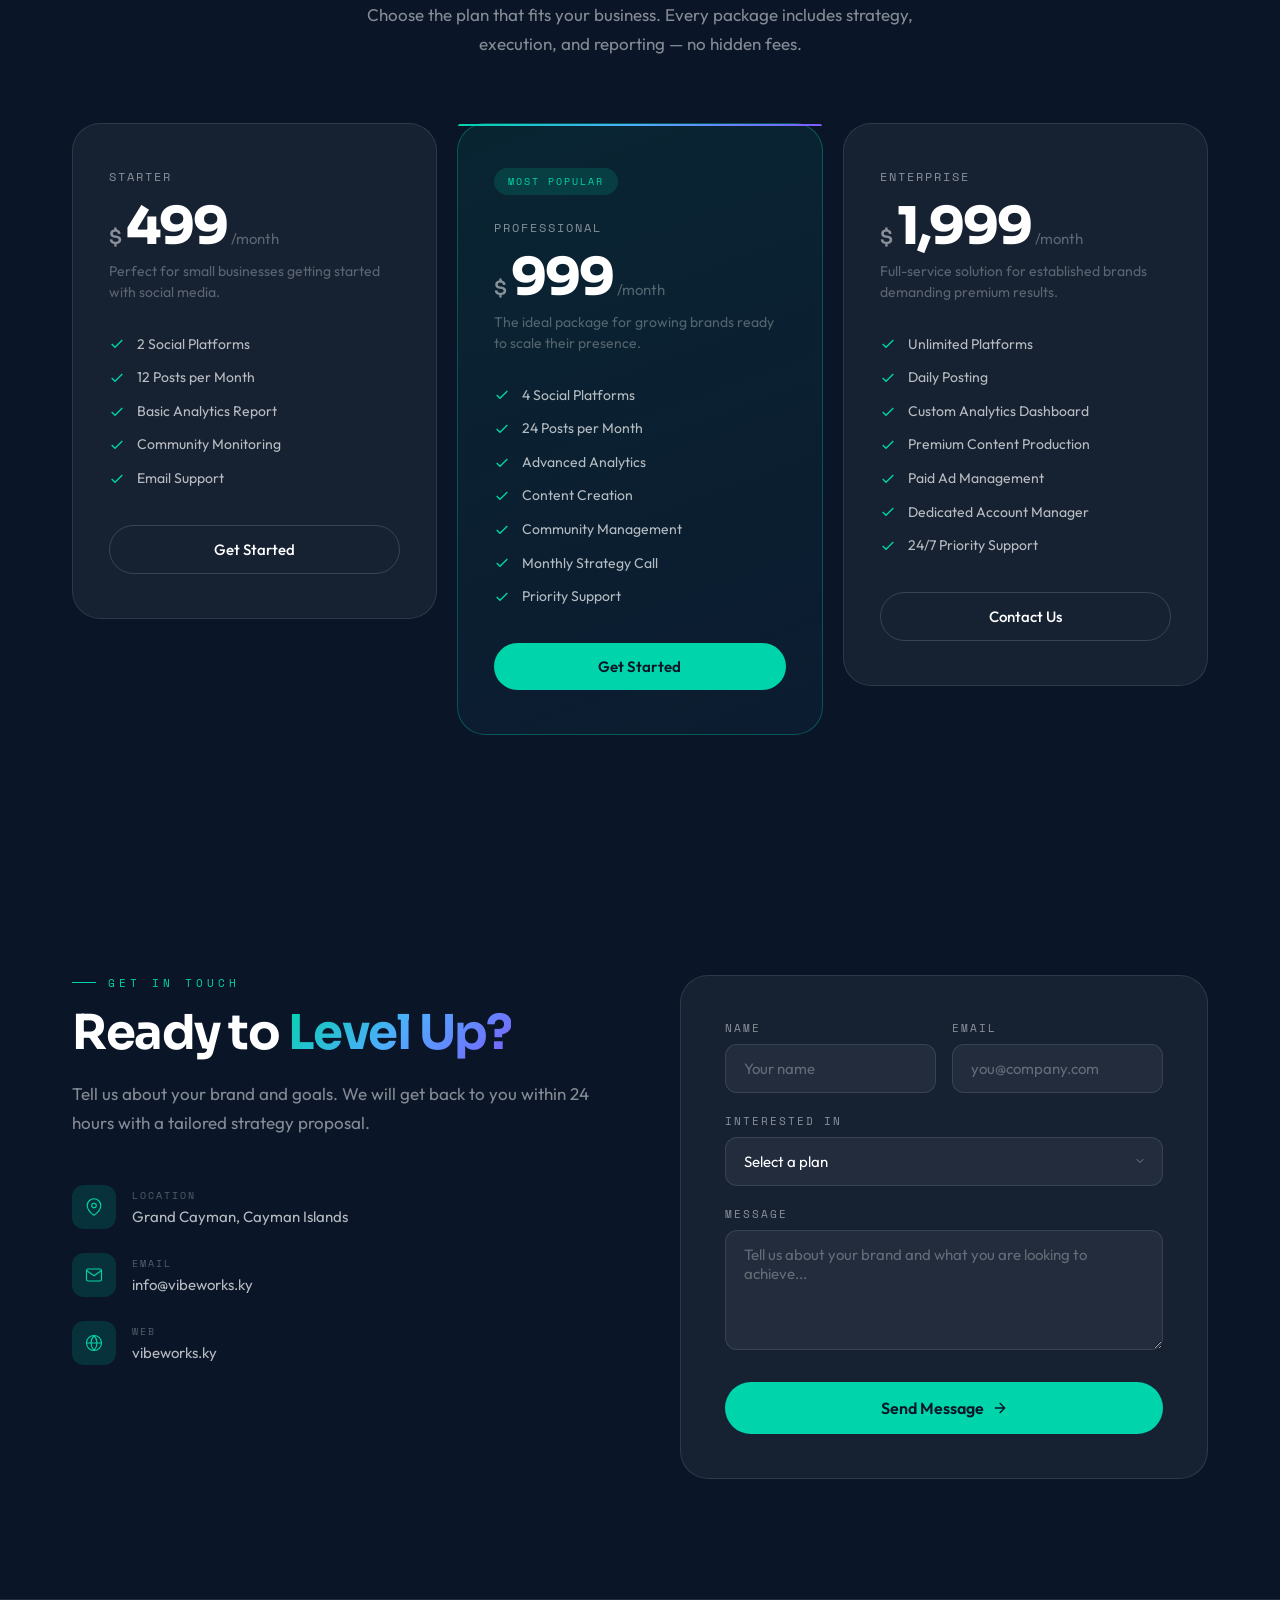
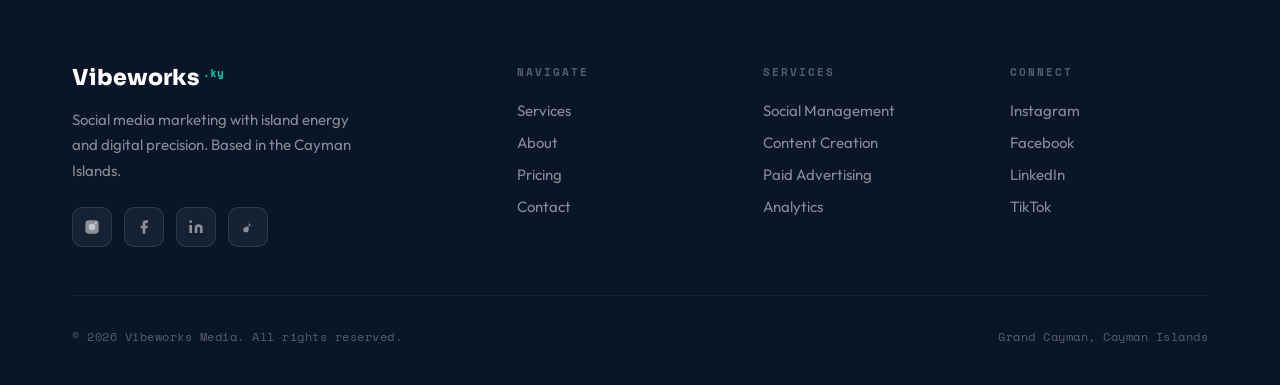
<file: vibeworks-website.html>
<!DOCTYPE html>
<html lang="en">
<head>
<meta charset="UTF-8">
<meta name="viewport" content="width=device-width, initial-scale=1.0">
<title>Vibeworks.ky — Social Media Marketing | Cayman Islands</title>
<meta name="description" content="Strategic social media management from the Cayman Islands. Island energy, global reach. Content creation, brand strategy, analytics, and paid advertising.">
<link href="https://fonts.googleapis.com/css2?family=Outfit:wght@300;400;500;600;700&family=Space+Mono:wght@400;700&family=Sora:wght@300;400;500;600;700;800&display=swap" rel="stylesheet">
<style>
/* ============================================================
   VIBEWORKS.KY — ISLAND TECHY BRAND IDENTITY
   ============================================================ */
:root {
  --ocean-deep: #0A1628;
  --ocean-mid: #0F2847;
  --ocean-surface: #142E52;
  --lagoon: #00D4AA;
  --lagoon-light: #00FFD0;
  --lagoon-dim: rgba(0,212,170,0.15);
  --sunset-coral: #FF6B6B;
  --sunset-orange: #FF9F43;
  --sand-warm: #F5E6D3;
  --palm-green: #2ED573;
  --electric-blue: #4FACFE;
  --violet-digital: #7C5CFC;
  --white: #FFFFFF;
  --white-90: rgba(255,255,255,0.9);
  --white-70: rgba(255,255,255,0.7);
  --white-50: rgba(255,255,255,0.5);
  --white-30: rgba(255,255,255,0.3);
  --white-15: rgba(255,255,255,0.15);
  --white-10: rgba(255,255,255,0.1);
  --white-05: rgba(255,255,255,0.05);
  --radius-sm: 12px;
  --radius-md: 20px;
  --radius-lg: 28px;
  --radius-xl: 40px;
}

*, *::before, *::after { margin: 0; padding: 0; box-sizing: border-box; }

html { scroll-behavior: smooth; scroll-padding-top: 100px; }

body {
  font-family: 'Outfit', sans-serif;
  background: var(--ocean-deep);
  color: var(--white);
  -webkit-font-smoothing: antialiased;
  -moz-osx-font-smoothing: grayscale;
  overflow-x: hidden;
}

/* ============================================================
   AMBIENT BACKGROUND
   ============================================================ */
.bg-ambient {
  position: fixed;
  inset: 0;
  z-index: 0;
  pointer-events: none;
}
.bg-ambient::before {
  content: '';
  position: absolute;
  width: 250%;
  height: 250%;
  top: -75%;
  left: -75%;
  background:
    radial-gradient(ellipse 700px 500px at 25% 20%, rgba(0,212,170,0.08) 0%, transparent 60%),
    radial-gradient(ellipse 500px 600px at 75% 70%, rgba(124,92,252,0.06) 0%, transparent 60%),
    radial-gradient(ellipse 600px 400px at 50% 40%, rgba(79,172,254,0.04) 0%, transparent 60%);
  animation: ambient-drift 30s ease-in-out infinite;
}
@keyframes ambient-drift {
  0%, 100% { transform: translate(0, 0) rotate(0deg); }
  33% { transform: translate(40px, -30px) rotate(0.5deg); }
  66% { transform: translate(-30px, 20px) rotate(-0.5deg); }
}
.bg-grid {
  position: fixed;
  inset: 0;
  z-index: 0;
  pointer-events: none;
  background-image: radial-gradient(circle, rgba(255,255,255,0.025) 1px, transparent 1px);
  background-size: 48px 48px;
}

/* ============================================================
   GLOBAL UTILITIES
   ============================================================ */
.container {
  width: 100%;
  max-width: 1200px;
  margin: 0 auto;
  padding: 0 32px;
}
.container-wide {
  width: 100%;
  max-width: 1400px;
  margin: 0 auto;
  padding: 0 32px;
}

.section-label {
  font-family: 'Space Mono', monospace;
  font-size: 11px;
  letter-spacing: 4px;
  text-transform: uppercase;
  color: var(--lagoon);
  display: flex;
  align-items: center;
  gap: 12px;
  margin-bottom: 16px;
}
.section-label::before {
  content: '';
  width: 24px;
  height: 1px;
  background: var(--lagoon);
}

.gradient-text {
  background: linear-gradient(135deg, var(--lagoon), var(--electric-blue), var(--violet-digital));
  -webkit-background-clip: text;
  -webkit-text-fill-color: transparent;
  background-clip: text;
}

/* Scroll reveal */
.reveal {
  opacity: 0;
  transform: translateY(32px);
  transition: opacity 0.7s ease, transform 0.7s ease;
}
.reveal.visible {
  opacity: 1;
  transform: translateY(0);
}

/* ============================================================
   NAVIGATION
   ============================================================ */
.nav {
  position: fixed;
  top: 0;
  left: 0;
  right: 0;
  z-index: 1000;
  padding: 20px 0;
  transition: all 0.4s ease;
}
.nav.scrolled {
  background: rgba(10, 22, 40, 0.85);
  backdrop-filter: blur(20px);
  -webkit-backdrop-filter: blur(20px);
  border-bottom: 1px solid var(--white-10);
  padding: 14px 0;
}
.nav-inner {
  max-width: 1200px;
  margin: 0 auto;
  padding: 0 32px;
  display: flex;
  align-items: center;
  justify-content: space-between;
}
.nav-logo {
  font-family: 'Sora', sans-serif;
  font-weight: 800;
  font-size: 22px;
  color: var(--white);
  text-decoration: none;
  display: flex;
  align-items: center;
  gap: 4px;
}
.nav-logo .ky {
  font-family: 'Space Mono', monospace;
  font-size: 11px;
  color: var(--lagoon);
  letter-spacing: 1px;
  margin-top: -8px;
}
.nav-logo svg {
  width: 32px;
  height: 32px;
  margin-right: 10px;
}

.nav-links {
  display: flex;
  align-items: center;
  gap: 36px;
  list-style: none;
}
.nav-links a {
  font-size: 14px;
  font-weight: 500;
  color: var(--white-70);
  text-decoration: none;
  letter-spacing: 0.3px;
  transition: color 0.3s;
  position: relative;
}
.nav-links a:hover { color: var(--white); }
.nav-links a::after {
  content: '';
  position: absolute;
  bottom: -4px;
  left: 0;
  width: 0;
  height: 1.5px;
  background: var(--lagoon);
  transition: width 0.3s;
}
.nav-links a:hover::after { width: 100%; }

.nav-cta {
  font-family: 'Outfit', sans-serif;
  font-size: 14px;
  font-weight: 600;
  color: var(--ocean-deep) !important;
  background: var(--lagoon);
  padding: 10px 24px;
  border-radius: 100px;
  text-decoration: none;
  transition: all 0.3s;
  border: none;
  cursor: pointer;
}
.nav-cta:hover {
  background: var(--lagoon-light);
  transform: translateY(-1px);
  box-shadow: 0 8px 24px rgba(0,212,170,0.25);
}
.nav-cta::after { display: none !important; }

/* Mobile menu */
.nav-toggle {
  display: none;
  flex-direction: column;
  gap: 5px;
  background: none;
  border: none;
  cursor: pointer;
  padding: 4px;
}
.nav-toggle span {
  width: 24px;
  height: 2px;
  background: var(--white);
  border-radius: 2px;
  transition: all 0.3s;
}

/* ============================================================
   HERO
   ============================================================ */
.hero {
  position: relative;
  z-index: 1;
  min-height: 100vh;
  display: flex;
  align-items: center;
  padding: 140px 0 100px;
}
.hero-content {
  max-width: 720px;
}
.hero-badge {
  display: inline-flex;
  align-items: center;
  gap: 10px;
  background: var(--white-05);
  border: 1px solid var(--white-10);
  border-radius: 100px;
  padding: 8px 20px;
  font-family: 'Space Mono', monospace;
  font-size: 11px;
  letter-spacing: 2px;
  text-transform: uppercase;
  color: var(--lagoon);
  margin-bottom: 40px;
  backdrop-filter: blur(10px);
}
.hero-badge .pulse {
  width: 6px;
  height: 6px;
  border-radius: 50%;
  background: var(--lagoon);
  animation: pulse 2s ease-in-out infinite;
}
@keyframes pulse {
  0%, 100% { opacity: 1; box-shadow: 0 0 0 0 rgba(0,212,170,0.4); }
  50% { opacity: 0.6; box-shadow: 0 0 0 6px rgba(0,212,170,0); }
}

.hero h1 {
  font-family: 'Sora', sans-serif;
  font-weight: 800;
  font-size: clamp(48px, 7vw, 80px);
  line-height: 1;
  letter-spacing: -2.5px;
  margin-bottom: 28px;
}
.hero h1 br { display: block; }

.hero-sub {
  font-size: 20px;
  font-weight: 300;
  line-height: 1.6;
  color: var(--white-70);
  max-width: 520px;
  margin-bottom: 48px;
}

.hero-actions {
  display: flex;
  align-items: center;
  gap: 20px;
  flex-wrap: wrap;
}
.btn-primary {
  display: inline-flex;
  align-items: center;
  gap: 8px;
  font-family: 'Outfit', sans-serif;
  font-size: 16px;
  font-weight: 600;
  color: var(--ocean-deep);
  background: var(--lagoon);
  padding: 16px 36px;
  border-radius: 100px;
  text-decoration: none;
  border: none;
  cursor: pointer;
  transition: all 0.3s;
}
.btn-primary:hover {
  background: var(--lagoon-light);
  transform: translateY(-2px);
  box-shadow: 0 12px 32px rgba(0,212,170,0.3);
}
.btn-secondary {
  display: inline-flex;
  align-items: center;
  gap: 8px;
  font-family: 'Outfit', sans-serif;
  font-size: 16px;
  font-weight: 500;
  color: var(--white);
  background: transparent;
  padding: 16px 36px;
  border-radius: 100px;
  text-decoration: none;
  border: 1px solid var(--white-15);
  cursor: pointer;
  transition: all 0.3s;
}
.btn-secondary:hover {
  border-color: var(--white-30);
  background: var(--white-05);
}

.hero-stats {
  display: flex;
  gap: 48px;
  margin-top: 72px;
  padding-top: 40px;
  border-top: 1px solid var(--white-10);
}
.hero-stat .num {
  font-family: 'Sora', sans-serif;
  font-weight: 700;
  font-size: 36px;
  letter-spacing: -1px;
  margin-bottom: 4px;
}
.hero-stat .num .accent { color: var(--lagoon); }
.hero-stat .label {
  font-family: 'Space Mono', monospace;
  font-size: 11px;
  letter-spacing: 1.5px;
  text-transform: uppercase;
  color: var(--white-30);
}

/* Decorative floating element */
.hero-visual {
  position: absolute;
  right: -5%;
  top: 50%;
  transform: translateY(-50%);
  width: 500px;
  height: 500px;
  opacity: 0.12;
  pointer-events: none;
}
.hero-visual svg { width: 100%; height: 100%; }

/* ============================================================
   SERVICES
   ============================================================ */
.services {
  position: relative;
  z-index: 1;
  padding: 120px 0;
}
.services-header {
  max-width: 560px;
  margin-bottom: 64px;
}
.services-header h2 {
  font-family: 'Sora', sans-serif;
  font-size: clamp(32px, 4vw, 48px);
  font-weight: 700;
  letter-spacing: -1.5px;
  line-height: 1.1;
  margin-bottom: 20px;
}
.services-header p {
  font-size: 17px;
  line-height: 1.7;
  color: var(--white-50);
}

.services-grid {
  display: grid;
  grid-template-columns: repeat(3, 1fr);
  gap: 20px;
}

.service-card {
  background: var(--white-05);
  border: 1px solid var(--white-10);
  border-radius: var(--radius-lg);
  padding: 44px 36px;
  transition: all 0.4s ease;
  position: relative;
  overflow: hidden;
}
.service-card::before {
  content: '';
  position: absolute;
  top: 0;
  left: 0;
  right: 0;
  height: 2px;
  background: linear-gradient(90deg, var(--lagoon), var(--electric-blue));
  opacity: 0;
  transition: opacity 0.4s;
}
.service-card:hover {
  background: rgba(0,212,170,0.04);
  border-color: rgba(0,212,170,0.2);
  transform: translateY(-4px);
}
.service-card:hover::before { opacity: 1; }

.service-icon {
  width: 52px;
  height: 52px;
  border-radius: var(--radius-sm);
  display: flex;
  align-items: center;
  justify-content: center;
  margin-bottom: 24px;
  background: var(--lagoon-dim);
}
.service-icon svg {
  width: 24px;
  height: 24px;
  stroke: var(--lagoon);
  fill: none;
  stroke-width: 1.5;
  stroke-linecap: round;
  stroke-linejoin: round;
}

.service-card h3 {
  font-family: 'Sora', sans-serif;
  font-size: 20px;
  font-weight: 700;
  letter-spacing: -0.3px;
  margin-bottom: 12px;
}
.service-card p {
  font-size: 15px;
  line-height: 1.7;
  color: var(--white-50);
}

/* ============================================================
   ABOUT
   ============================================================ */
.about {
  position: relative;
  z-index: 1;
  padding: 120px 0;
}
.about-grid {
  display: grid;
  grid-template-columns: 1fr 1fr;
  gap: 80px;
  align-items: center;
}
.about-content h2 {
  font-family: 'Sora', sans-serif;
  font-size: clamp(32px, 4vw, 48px);
  font-weight: 700;
  letter-spacing: -1.5px;
  line-height: 1.1;
  margin-bottom: 28px;
}
.about-content .lead {
  font-size: 18px;
  line-height: 1.7;
  color: var(--white-70);
  margin-bottom: 24px;
}
.about-content .body-text {
  font-size: 16px;
  line-height: 1.8;
  color: var(--white-50);
  margin-bottom: 40px;
}

.about-values {
  display: grid;
  grid-template-columns: 1fr 1fr;
  gap: 20px;
}
.value-item {
  background: var(--white-05);
  border: 1px solid var(--white-10);
  border-radius: var(--radius-md);
  padding: 24px;
}
.value-item h4 {
  font-family: 'Sora', sans-serif;
  font-size: 16px;
  font-weight: 600;
  margin-bottom: 8px;
  display: flex;
  align-items: center;
  gap: 8px;
}
.value-item h4 .dot {
  width: 6px;
  height: 6px;
  border-radius: 50%;
  background: var(--lagoon);
}
.value-item p {
  font-size: 14px;
  line-height: 1.6;
  color: var(--white-50);
}

/* About visual card */
.about-visual {
  position: relative;
}
.about-card {
  background: linear-gradient(160deg, var(--ocean-mid), var(--ocean-surface));
  border: 1px solid var(--white-10);
  border-radius: var(--radius-xl);
  padding: 48px;
  position: relative;
  overflow: hidden;
}
.about-card::before {
  content: '';
  position: absolute;
  top: -100px;
  right: -100px;
  width: 300px;
  height: 300px;
  border-radius: 50%;
  background: radial-gradient(circle, rgba(0,212,170,0.1), transparent 70%);
}
.about-card::after {
  content: '';
  position: absolute;
  bottom: -80px;
  left: -80px;
  width: 250px;
  height: 250px;
  border-radius: 50%;
  background: radial-gradient(circle, rgba(124,92,252,0.08), transparent 70%);
}

.about-card-location {
  font-family: 'Space Mono', monospace;
  font-size: 11px;
  letter-spacing: 3px;
  text-transform: uppercase;
  color: var(--lagoon);
  margin-bottom: 24px;
  position: relative;
  z-index: 1;
}
.about-card-coord {
  font-family: 'Space Mono', monospace;
  font-size: 13px;
  color: var(--white-30);
  margin-bottom: 40px;
  position: relative;
  z-index: 1;
}

.about-card-logo {
  position: relative;
  z-index: 1;
  margin-bottom: 40px;
}
.about-card-logo svg { width: 80px; height: 80px; }

.about-card-tagline {
  font-family: 'Sora', sans-serif;
  font-size: 28px;
  font-weight: 700;
  line-height: 1.2;
  letter-spacing: -0.5px;
  position: relative;
  z-index: 1;
}

.about-card-bottom {
  margin-top: 48px;
  padding-top: 24px;
  border-top: 1px solid var(--white-10);
  display: flex;
  gap: 32px;
  position: relative;
  z-index: 1;
}
.about-card-bottom .stat-mini .val {
  font-family: 'Sora', sans-serif;
  font-weight: 700;
  font-size: 24px;
  color: var(--lagoon);
}
.about-card-bottom .stat-mini .lbl {
  font-family: 'Space Mono', monospace;
  font-size: 10px;
  letter-spacing: 1px;
  text-transform: uppercase;
  color: var(--white-30);
  margin-top: 4px;
}

/* ============================================================
   PRICING
   ============================================================ */
.pricing {
  position: relative;
  z-index: 1;
  padding: 120px 0;
}
.pricing-header {
  text-align: center;
  max-width: 560px;
  margin: 0 auto 64px;
}
.pricing-header h2 {
  font-family: 'Sora', sans-serif;
  font-size: clamp(32px, 4vw, 48px);
  font-weight: 700;
  letter-spacing: -1.5px;
  line-height: 1.1;
  margin-bottom: 20px;
}
.pricing-header p {
  font-size: 17px;
  line-height: 1.7;
  color: var(--white-50);
}

.pricing-grid {
  display: grid;
  grid-template-columns: repeat(3, 1fr);
  gap: 20px;
  align-items: start;
}

.pricing-card {
  background: var(--white-05);
  border: 1px solid var(--white-10);
  border-radius: var(--radius-lg);
  padding: 44px 36px;
  transition: all 0.4s ease;
  position: relative;
}
.pricing-card:hover {
  transform: translateY(-4px);
}

.pricing-card.featured {
  background: linear-gradient(160deg, rgba(0,212,170,0.08), rgba(79,172,254,0.04));
  border-color: rgba(0,212,170,0.3);
}
.pricing-card.featured::before {
  content: '';
  position: absolute;
  top: 0;
  left: 0;
  right: 0;
  height: 2px;
  background: linear-gradient(90deg, var(--lagoon), var(--electric-blue), var(--violet-digital));
  border-radius: var(--radius-lg) var(--radius-lg) 0 0;
}

.pricing-popular {
  display: inline-flex;
  align-items: center;
  gap: 6px;
  background: rgba(0,212,170,0.15);
  color: var(--lagoon);
  font-family: 'Space Mono', monospace;
  font-size: 10px;
  letter-spacing: 2px;
  text-transform: uppercase;
  padding: 6px 14px;
  border-radius: 100px;
  margin-bottom: 24px;
}

.pricing-tier {
  font-family: 'Space Mono', monospace;
  font-size: 12px;
  letter-spacing: 2px;
  text-transform: uppercase;
  color: var(--white-50);
  margin-bottom: 16px;
}
.pricing-price {
  display: flex;
  align-items: baseline;
  gap: 4px;
  margin-bottom: 8px;
}
.pricing-price .currency {
  font-family: 'Sora', sans-serif;
  font-size: 20px;
  font-weight: 600;
  color: var(--white-50);
}
.pricing-price .amount {
  font-family: 'Sora', sans-serif;
  font-size: 52px;
  font-weight: 800;
  letter-spacing: -2px;
  line-height: 1;
}
.pricing-price .period {
  font-size: 15px;
  color: var(--white-30);
}
.pricing-desc {
  font-size: 14px;
  color: var(--white-30);
  margin-bottom: 32px;
  line-height: 1.5;
}

.pricing-features {
  list-style: none;
  margin-bottom: 36px;
  display: flex;
  flex-direction: column;
  gap: 14px;
}
.pricing-features li {
  font-size: 14px;
  color: var(--white-70);
  display: flex;
  align-items: center;
  gap: 12px;
  line-height: 1.4;
}
.pricing-features li svg {
  width: 16px;
  height: 16px;
  stroke: var(--lagoon);
  fill: none;
  stroke-width: 2;
  flex-shrink: 0;
}

.pricing-card .btn-primary,
.pricing-card .btn-secondary {
  width: 100%;
  justify-content: center;
  font-size: 15px;
  padding: 14px 24px;
}

/* ============================================================
   CONTACT
   ============================================================ */
.contact {
  position: relative;
  z-index: 1;
  padding: 120px 0;
}
.contact-grid {
  display: grid;
  grid-template-columns: 1fr 1fr;
  gap: 80px;
  align-items: start;
}
.contact-content h2 {
  font-family: 'Sora', sans-serif;
  font-size: clamp(32px, 4vw, 48px);
  font-weight: 700;
  letter-spacing: -1.5px;
  line-height: 1.1;
  margin-bottom: 20px;
}
.contact-content > p {
  font-size: 17px;
  line-height: 1.7;
  color: var(--white-50);
  margin-bottom: 48px;
}

.contact-info {
  display: flex;
  flex-direction: column;
  gap: 24px;
}
.contact-info-item {
  display: flex;
  align-items: center;
  gap: 16px;
}
.contact-info-icon {
  width: 44px;
  height: 44px;
  border-radius: var(--radius-sm);
  background: var(--lagoon-dim);
  display: flex;
  align-items: center;
  justify-content: center;
  flex-shrink: 0;
}
.contact-info-icon svg {
  width: 18px;
  height: 18px;
  stroke: var(--lagoon);
  fill: none;
  stroke-width: 1.5;
  stroke-linecap: round;
  stroke-linejoin: round;
}
.contact-info-text .info-label {
  font-family: 'Space Mono', monospace;
  font-size: 10px;
  letter-spacing: 2px;
  text-transform: uppercase;
  color: var(--white-30);
  margin-bottom: 4px;
}
.contact-info-text .info-value {
  font-size: 15px;
  color: var(--white-70);
}

/* Form */
.contact-form {
  background: var(--white-05);
  border: 1px solid var(--white-10);
  border-radius: var(--radius-lg);
  padding: 44px;
}
.form-group {
  margin-bottom: 20px;
}
.form-group label {
  display: block;
  font-family: 'Space Mono', monospace;
  font-size: 11px;
  letter-spacing: 2px;
  text-transform: uppercase;
  color: var(--white-50);
  margin-bottom: 8px;
}
.form-group input,
.form-group textarea,
.form-group select {
  width: 100%;
  font-family: 'Outfit', sans-serif;
  font-size: 15px;
  color: var(--white);
  background: var(--white-05);
  border: 1px solid var(--white-10);
  border-radius: var(--radius-sm);
  padding: 14px 18px;
  outline: none;
  transition: all 0.3s;
}
.form-group input::placeholder,
.form-group textarea::placeholder {
  color: var(--white-30);
}
.form-group input:focus,
.form-group textarea:focus,
.form-group select:focus {
  border-color: var(--lagoon);
  background: rgba(0,212,170,0.04);
  box-shadow: 0 0 0 3px rgba(0,212,170,0.1);
}
.form-group textarea {
  resize: vertical;
  min-height: 120px;
}
.form-group select {
  cursor: pointer;
  appearance: none;
  background-image: url("data:image/svg+xml,%3Csvg xmlns='http://www.w3.org/2000/svg' width='12' height='12' viewBox='0 0 24 24' fill='none' stroke='rgba(255,255,255,0.4)' stroke-width='2' stroke-linecap='round' stroke-linejoin='round'%3E%3Cpolyline points='6 9 12 15 18 9'%3E%3C/polyline%3E%3C/svg%3E");
  background-repeat: no-repeat;
  background-position: right 16px center;
}
.form-group select option {
  background: var(--ocean-deep);
  color: var(--white);
}
.form-row {
  display: grid;
  grid-template-columns: 1fr 1fr;
  gap: 16px;
}

.contact-form .btn-primary {
  width: 100%;
  justify-content: center;
  margin-top: 8px;
}

/* ============================================================
   FOOTER
   ============================================================ */
.footer {
  position: relative;
  z-index: 1;
  border-top: 1px solid var(--white-10);
  padding: 64px 0 40px;
}
.footer-grid {
  display: grid;
  grid-template-columns: 2fr 1fr 1fr 1fr;
  gap: 48px;
  margin-bottom: 48px;
}
.footer-brand .footer-logo {
  font-family: 'Sora', sans-serif;
  font-weight: 800;
  font-size: 22px;
  display: flex;
  align-items: center;
  gap: 4px;
  margin-bottom: 16px;
}
.footer-brand .footer-logo .ky {
  font-family: 'Space Mono', monospace;
  font-size: 11px;
  color: var(--lagoon);
  margin-top: -8px;
}
.footer-brand p {
  font-size: 15px;
  color: var(--white-50);
  line-height: 1.7;
  max-width: 300px;
  margin-bottom: 24px;
}

.footer-social {
  display: flex;
  gap: 12px;
}
.footer-social a {
  width: 40px;
  height: 40px;
  border-radius: 10px;
  background: var(--white-05);
  border: 1px solid var(--white-10);
  display: flex;
  align-items: center;
  justify-content: center;
  transition: all 0.3s;
}
.footer-social a:hover {
  background: var(--lagoon-dim);
  border-color: rgba(0,212,170,0.3);
}
.footer-social a svg {
  width: 16px;
  height: 16px;
  fill: var(--white-50);
}
.footer-social a:hover svg { fill: var(--lagoon); }

.footer-col h4 {
  font-family: 'Space Mono', monospace;
  font-size: 11px;
  letter-spacing: 2px;
  text-transform: uppercase;
  color: var(--white-30);
  margin-bottom: 20px;
}
.footer-col ul {
  list-style: none;
  display: flex;
  flex-direction: column;
  gap: 12px;
}
.footer-col a {
  font-size: 15px;
  color: var(--white-50);
  text-decoration: none;
  transition: color 0.3s;
}
.footer-col a:hover { color: var(--lagoon); }

.footer-bottom {
  padding-top: 32px;
  border-top: 1px solid var(--white-05);
  display: flex;
  justify-content: space-between;
  align-items: center;
}
.footer-bottom p {
  font-family: 'Space Mono', monospace;
  font-size: 12px;
  color: var(--white-30);
  letter-spacing: 0.5px;
}

/* ============================================================
   RESPONSIVE
   ============================================================ */
@media (max-width: 1024px) {
  .services-grid { grid-template-columns: repeat(2, 1fr); }
  .pricing-grid { grid-template-columns: repeat(2, 1fr); }
  .pricing-card:last-child { grid-column: span 2; max-width: 50%; margin: 0 auto; }
  .hero-visual { display: none; }
}

@media (max-width: 768px) {
  .container, .container-wide { padding: 0 20px; }

  .nav-links { display: none; }
  .nav-toggle { display: flex; }
  .nav-links.active {
    display: flex;
    flex-direction: column;
    position: absolute;
    top: 100%;
    left: 0;
    right: 0;
    background: rgba(10, 22, 40, 0.95);
    backdrop-filter: blur(20px);
    padding: 24px 32px;
    gap: 20px;
    border-bottom: 1px solid var(--white-10);
  }

  .hero { min-height: auto; padding: 120px 0 80px; }
  .hero h1 { font-size: 40px; letter-spacing: -1.5px; }
  .hero-stats { flex-direction: column; gap: 24px; }

  .services-grid { grid-template-columns: 1fr; }
  .about-grid { grid-template-columns: 1fr; gap: 48px; }
  .pricing-grid { grid-template-columns: 1fr; }
  .pricing-card:last-child { grid-column: auto; max-width: 100%; }
  .contact-grid { grid-template-columns: 1fr; gap: 48px; }
  .form-row { grid-template-columns: 1fr; }

  .footer-grid { grid-template-columns: 1fr 1fr; gap: 32px; }
  .footer-brand { grid-column: span 2; }
  .footer-bottom { flex-direction: column; gap: 12px; text-align: center; }
}

@media (max-width: 480px) {
  .hero h1 { font-size: 34px; }
  .hero-actions { flex-direction: column; align-items: stretch; }
  .about-values { grid-template-columns: 1fr; }
}
</style>
</head>
<body>

<div class="bg-ambient"></div>
<div class="bg-grid"></div>

<!-- ============================================================
     NAVIGATION
     ============================================================ -->
<nav class="nav" id="nav">
  <div class="nav-inner">
    <a href="#" class="nav-logo">
      <svg viewBox="0 0 64 64" fill="none">
        <circle cx="32" cy="32" r="30" stroke="url(#navGrad)" stroke-width="2"/>
        <path d="M18 38C22 28 26 24 32 24C38 24 42 28 46 38" stroke="url(#navGrad)" stroke-width="2.5" stroke-linecap="round"/>
        <path d="M22 36C25 30 28 27 32 27C36 27 39 30 42 36" stroke="url(#navGrad)" stroke-width="2.5" stroke-linecap="round"/>
        <path d="M26 34C28 31 30 29.5 32 29.5C34 29.5 36 31 38 34" stroke="url(#navGrad)" stroke-width="2.5" stroke-linecap="round"/>
        <circle cx="32" cy="32" r="2" fill="#00D4AA"/>
        <defs><linearGradient id="navGrad" x1="0" y1="0" x2="64" y2="64"><stop offset="0%" stop-color="#00D4AA"/><stop offset="100%" stop-color="#4FACFE"/></linearGradient></defs>
      </svg>
      Vibeworks<span class="ky">.ky</span>
    </a>
    <ul class="nav-links" id="navLinks">
      <li><a href="#services">Services</a></li>
      <li><a href="#about">About</a></li>
      <li><a href="#pricing">Pricing</a></li>
      <li><a href="#contact" class="nav-cta">Get in Touch</a></li>
    </ul>
    <button class="nav-toggle" id="navToggle" aria-label="Toggle menu">
      <span></span><span></span><span></span>
    </button>
  </div>
</nav>

<!-- ============================================================
     HERO
     ============================================================ -->
<section class="hero" id="hero">
  <div class="container">
    <div class="hero-content">
      <div class="hero-badge">
        <span class="pulse"></span>
        Social Media Marketing — Cayman Islands
      </div>
      <h1>
        Elevate Your<br>
        <span class="gradient-text">Digital Presence</span>
      </h1>
      <p class="hero-sub">Strategic social media management that drives engagement, builds communities, and grows your brand — powered by island energy and data-driven precision.</p>
      <div class="hero-actions">
        <a href="#contact" class="btn-primary">
          Free Consultation
          <svg width="16" height="16" viewBox="0 0 24 24" fill="none" stroke="currentColor" stroke-width="2" stroke-linecap="round" stroke-linejoin="round"><path d="M5 12h14M12 5l7 7-7 7"/></svg>
        </a>
        <a href="#services" class="btn-secondary">Our Services</a>
      </div>
      <div class="hero-stats">
        <div class="hero-stat">
          <div class="num">150<span class="accent">+</span></div>
          <div class="label">Brands Served</div>
        </div>
        <div class="hero-stat">
          <div class="num">3.8<span class="accent">x</span></div>
          <div class="label">Avg. ROI</div>
        </div>
        <div class="hero-stat">
          <div class="num">2.4<span class="accent">M</span></div>
          <div class="label">Impressions / Mo</div>
        </div>
      </div>
    </div>
  </div>

  <!-- Decorative -->
  <div class="hero-visual">
    <svg viewBox="0 0 500 500" fill="none">
      <circle cx="250" cy="250" r="240" stroke="url(#heroGrad)" stroke-width="1"/>
      <circle cx="250" cy="250" r="180" stroke="url(#heroGrad)" stroke-width="0.8"/>
      <circle cx="250" cy="250" r="120" stroke="url(#heroGrad)" stroke-width="0.6"/>
      <circle cx="250" cy="250" r="60" stroke="url(#heroGrad)" stroke-width="0.4"/>
      <path d="M80 300C140 200 180 170 250 170C320 170 360 200 420 300" stroke="url(#heroGrad)" stroke-width="1.5" stroke-linecap="round"/>
      <path d="M120 290C165 220 200 195 250 195C300 195 335 220 380 290" stroke="url(#heroGrad)" stroke-width="1.2" stroke-linecap="round"/>
      <path d="M160 280C190 235 215 215 250 215C285 215 310 235 340 280" stroke="url(#heroGrad)" stroke-width="1" stroke-linecap="round"/>
      <defs><linearGradient id="heroGrad" x1="0" y1="0" x2="500" y2="500"><stop offset="0%" stop-color="#00D4AA"/><stop offset="50%" stop-color="#4FACFE"/><stop offset="100%" stop-color="#7C5CFC"/></linearGradient></defs>
    </svg>
  </div>
</section>

<!-- ============================================================
     SERVICES
     ============================================================ -->
<section class="services" id="services">
  <div class="container">
    <div class="services-header reveal">
      <div class="section-label">What We Do</div>
      <h2>Social Media Solutions <span class="gradient-text">That Hit Different</span></h2>
      <p>Comprehensive social media management tailored to your business, designed with Caribbean creativity and executed with digital precision.</p>
    </div>

    <div class="services-grid">
      <div class="service-card reveal">
        <div class="service-icon">
          <svg viewBox="0 0 24 24"><rect x="2" y="3" width="20" height="14" rx="2"/><line x1="8" y1="21" x2="16" y2="21"/><line x1="12" y1="17" x2="12" y2="21"/></svg>
        </div>
        <h3>Social Media Management</h3>
        <p>Full-service management of your social accounts including content scheduling, posting, and daily engagement monitoring across every platform.</p>
      </div>

      <div class="service-card reveal">
        <div class="service-icon" style="background: rgba(124,92,252,0.15);">
          <svg viewBox="0 0 24 24" style="stroke: var(--violet-digital);"><path d="M12 19l7-7 3 3-7 7-3-3z"/><path d="M18 13l-1.5-7.5L2 2l3.5 14.5L13 18l5-5z"/><path d="M2 2l7.586 7.586"/><circle cx="11" cy="11" r="2"/></svg>
        </div>
        <h3>Content Creation</h3>
        <p>Eye-catching graphics, compelling copy, and engaging short-form videos that capture your brand's unique voice and island personality.</p>
      </div>

      <div class="service-card reveal">
        <div class="service-icon" style="background: rgba(79,172,254,0.15);">
          <svg viewBox="0 0 24 24" style="stroke: var(--electric-blue);"><path d="M2 3h6a4 4 0 014 4v14a3 3 0 00-3-3H2z"/><path d="M22 3h-6a4 4 0 00-4 4v14a3 3 0 013-3h7z"/></svg>
        </div>
        <h3>Brand Strategy</h3>
        <p>Develop a cohesive brand identity and strategic roadmap with messaging, visual direction, and content pillars that set you apart from competitors.</p>
      </div>

      <div class="service-card reveal">
        <div class="service-icon" style="background: rgba(255,159,67,0.15);">
          <svg viewBox="0 0 24 24" style="stroke: var(--sunset-orange);"><path d="M22 12h-4l-3 9L9 3l-3 9H2"/></svg>
        </div>
        <h3>Analytics & Reporting</h3>
        <p>Data-driven insights with comprehensive monthly reports to track performance, understand your audience, and continuously optimize your strategy.</p>
      </div>

      <div class="service-card reveal">
        <div class="service-icon" style="background: rgba(46,213,115,0.15);">
          <svg viewBox="0 0 24 24" style="stroke: var(--palm-green);"><path d="M17 21v-2a4 4 0 00-4-4H5a4 4 0 00-4 4v2"/><circle cx="9" cy="7" r="4"/><path d="M23 21v-2a4 4 0 00-3-3.87"/><path d="M16 3.13a4 4 0 010 7.75"/></svg>
        </div>
        <h3>Community Management</h3>
        <p>Build and nurture an engaged community through active moderation, timely responses, and authentic relationship building with your audience.</p>
      </div>

      <div class="service-card reveal">
        <div class="service-icon" style="background: rgba(255,107,107,0.15);">
          <svg viewBox="0 0 24 24" style="stroke: var(--sunset-coral);"><circle cx="12" cy="12" r="10"/><polygon points="10 8 16 12 10 16 10 8" fill="var(--sunset-coral)" stroke="none"/></svg>
        </div>
        <h3>Paid Advertising</h3>
        <p>Strategic paid campaigns across Meta, TikTok, and Google to maximize your reach, conversions, and return on ad spend with precision targeting.</p>
      </div>
    </div>
  </div>
</section>

<!-- ============================================================
     ABOUT
     ============================================================ -->
<section class="about" id="about">
  <div class="container">
    <div class="about-grid">
      <div class="about-content reveal">
        <div class="section-label">About Us</div>
        <h2>Island Energy.<br><span class="gradient-text">Global Reach.</span></h2>
        <p class="lead">Based in Grand Cayman, Vibeworks Media is a social media marketing agency dedicated to helping businesses thrive in the digital landscape.</p>
        <p class="body-text">We combine Caribbean creativity with data-driven strategies to deliver results that matter. Our team understands the unique challenges of building an online presence and is committed to crafting solutions that resonate with your target audience — whether they are local, regional, or global.</p>

        <div class="about-values">
          <div class="value-item">
            <h4><span class="dot"></span> Our Mission</h4>
            <p>To empower businesses with innovative social media solutions that drive growth and meaningful connections.</p>
          </div>
          <div class="value-item">
            <h4><span class="dot"></span> Our Approach</h4>
            <p>Transparency, creativity, and results. Every strategy is tailored to your unique goals and brand identity.</p>
          </div>
        </div>
      </div>

      <div class="about-visual reveal">
        <div class="about-card">
          <div class="about-card-location">Grand Cayman, Cayman Islands</div>
          <div class="about-card-coord">19.3133 N, 81.2546 W</div>
          <div class="about-card-logo">
            <svg viewBox="0 0 64 64" fill="none">
              <circle cx="32" cy="32" r="30" stroke="url(#aboutGrad)" stroke-width="1.5"/>
              <path d="M18 38C22 28 26 24 32 24C38 24 42 28 46 38" stroke="url(#aboutGrad)" stroke-width="2" stroke-linecap="round"/>
              <path d="M22 36C25 30 28 27 32 27C36 27 39 30 42 36" stroke="url(#aboutGrad)" stroke-width="2" stroke-linecap="round"/>
              <path d="M26 34C28 31 30 29.5 32 29.5C34 29.5 36 31 38 34" stroke="url(#aboutGrad)" stroke-width="2" stroke-linecap="round"/>
              <circle cx="32" cy="32" r="2.5" fill="#00D4AA"/>
              <defs><linearGradient id="aboutGrad" x1="0" y1="0" x2="64" y2="64"><stop offset="0%" stop-color="#00D4AA"/><stop offset="100%" stop-color="#4FACFE"/></linearGradient></defs>
            </svg>
          </div>
          <div class="about-card-tagline">Your Brand's<br><span class="gradient-text">Island Frequency</span></div>
          <div class="about-card-bottom">
            <div class="stat-mini">
              <div class="val">150+</div>
              <div class="lbl">Clients</div>
            </div>
            <div class="stat-mini">
              <div class="val">98%</div>
              <div class="lbl">Retention</div>
            </div>
            <div class="stat-mini">
              <div class="val">5yr</div>
              <div class="lbl">Experience</div>
            </div>
          </div>
        </div>
      </div>
    </div>
  </div>
</section>

<!-- ============================================================
     PRICING
     ============================================================ -->
<section class="pricing" id="pricing">
  <div class="container">
    <div class="pricing-header reveal">
      <div class="section-label">Pricing</div>
      <h2>Plans That <span class="gradient-text">Scale With You</span></h2>
      <p>Choose the plan that fits your business. Every package includes strategy, execution, and reporting — no hidden fees.</p>
    </div>

    <div class="pricing-grid">
      <!-- Starter -->
      <div class="pricing-card reveal">
        <div class="pricing-tier">Starter</div>
        <div class="pricing-price">
          <span class="currency">$</span>
          <span class="amount">499</span>
          <span class="period">/month</span>
        </div>
        <div class="pricing-desc">Perfect for small businesses getting started with social media.</div>
        <ul class="pricing-features">
          <li><svg viewBox="0 0 24 24"><polyline points="20 6 9 17 4 12"/></svg>2 Social Platforms</li>
          <li><svg viewBox="0 0 24 24"><polyline points="20 6 9 17 4 12"/></svg>12 Posts per Month</li>
          <li><svg viewBox="0 0 24 24"><polyline points="20 6 9 17 4 12"/></svg>Basic Analytics Report</li>
          <li><svg viewBox="0 0 24 24"><polyline points="20 6 9 17 4 12"/></svg>Community Monitoring</li>
          <li><svg viewBox="0 0 24 24"><polyline points="20 6 9 17 4 12"/></svg>Email Support</li>
        </ul>
        <a href="#contact" class="btn-secondary">Get Started</a>
      </div>

      <!-- Professional -->
      <div class="pricing-card featured reveal">
        <div class="pricing-popular">Most Popular</div>
        <div class="pricing-tier">Professional</div>
        <div class="pricing-price">
          <span class="currency">$</span>
          <span class="amount">999</span>
          <span class="period">/month</span>
        </div>
        <div class="pricing-desc">The ideal package for growing brands ready to scale their presence.</div>
        <ul class="pricing-features">
          <li><svg viewBox="0 0 24 24"><polyline points="20 6 9 17 4 12"/></svg>4 Social Platforms</li>
          <li><svg viewBox="0 0 24 24"><polyline points="20 6 9 17 4 12"/></svg>24 Posts per Month</li>
          <li><svg viewBox="0 0 24 24"><polyline points="20 6 9 17 4 12"/></svg>Advanced Analytics</li>
          <li><svg viewBox="0 0 24 24"><polyline points="20 6 9 17 4 12"/></svg>Content Creation</li>
          <li><svg viewBox="0 0 24 24"><polyline points="20 6 9 17 4 12"/></svg>Community Management</li>
          <li><svg viewBox="0 0 24 24"><polyline points="20 6 9 17 4 12"/></svg>Monthly Strategy Call</li>
          <li><svg viewBox="0 0 24 24"><polyline points="20 6 9 17 4 12"/></svg>Priority Support</li>
        </ul>
        <a href="#contact" class="btn-primary">Get Started</a>
      </div>

      <!-- Enterprise -->
      <div class="pricing-card reveal">
        <div class="pricing-tier">Enterprise</div>
        <div class="pricing-price">
          <span class="currency">$</span>
          <span class="amount">1,999</span>
          <span class="period">/month</span>
        </div>
        <div class="pricing-desc">Full-service solution for established brands demanding premium results.</div>
        <ul class="pricing-features">
          <li><svg viewBox="0 0 24 24"><polyline points="20 6 9 17 4 12"/></svg>Unlimited Platforms</li>
          <li><svg viewBox="0 0 24 24"><polyline points="20 6 9 17 4 12"/></svg>Daily Posting</li>
          <li><svg viewBox="0 0 24 24"><polyline points="20 6 9 17 4 12"/></svg>Custom Analytics Dashboard</li>
          <li><svg viewBox="0 0 24 24"><polyline points="20 6 9 17 4 12"/></svg>Premium Content Production</li>
          <li><svg viewBox="0 0 24 24"><polyline points="20 6 9 17 4 12"/></svg>Paid Ad Management</li>
          <li><svg viewBox="0 0 24 24"><polyline points="20 6 9 17 4 12"/></svg>Dedicated Account Manager</li>
          <li><svg viewBox="0 0 24 24"><polyline points="20 6 9 17 4 12"/></svg>24/7 Priority Support</li>
        </ul>
        <a href="#contact" class="btn-secondary">Contact Us</a>
      </div>
    </div>
  </div>
</section>

<!-- ============================================================
     CONTACT
     ============================================================ -->
<section class="contact" id="contact">
  <div class="container">
    <div class="contact-grid">
      <div class="contact-content reveal">
        <div class="section-label">Get in Touch</div>
        <h2>Ready to <span class="gradient-text">Level Up?</span></h2>
        <p>Tell us about your brand and goals. We will get back to you within 24 hours with a tailored strategy proposal.</p>

        <div class="contact-info">
          <div class="contact-info-item">
            <div class="contact-info-icon">
              <svg viewBox="0 0 24 24"><path d="M21 10c0 7-9 13-9 13s-9-6-9-13a9 9 0 0118 0z"/><circle cx="12" cy="10" r="3"/></svg>
            </div>
            <div class="contact-info-text">
              <div class="info-label">Location</div>
              <div class="info-value">Grand Cayman, Cayman Islands</div>
            </div>
          </div>
          <div class="contact-info-item">
            <div class="contact-info-icon">
              <svg viewBox="0 0 24 24"><path d="M4 4h16c1.1 0 2 .9 2 2v12c0 1.1-.9 2-2 2H4c-1.1 0-2-.9-2-2V6c0-1.1.9-2 2-2z"/><polyline points="22,6 12,13 2,6"/></svg>
            </div>
            <div class="contact-info-text">
              <div class="info-label">Email</div>
              <div class="info-value">info@vibeworks.ky</div>
            </div>
          </div>
          <div class="contact-info-item">
            <div class="contact-info-icon">
              <svg viewBox="0 0 24 24"><circle cx="12" cy="12" r="10"/><line x1="2" y1="12" x2="22" y2="12"/><path d="M12 2a15.3 15.3 0 014 10 15.3 15.3 0 01-4 10 15.3 15.3 0 01-4-10 15.3 15.3 0 014-10z"/></svg>
            </div>
            <div class="contact-info-text">
              <div class="info-label">Web</div>
              <div class="info-value">vibeworks.ky</div>
            </div>
          </div>
        </div>
      </div>

      <div class="contact-form reveal">
        <form id="contactForm">
          <div class="form-row">
            <div class="form-group">
              <label for="name">Name</label>
              <input type="text" id="name" placeholder="Your name" required>
            </div>
            <div class="form-group">
              <label for="email">Email</label>
              <input type="email" id="email" placeholder="you@company.com" required>
            </div>
          </div>
          <div class="form-group">
            <label for="plan">Interested In</label>
            <select id="plan">
              <option value="" disabled selected>Select a plan</option>
              <option value="starter">Starter — $499/mo</option>
              <option value="professional">Professional — $999/mo</option>
              <option value="enterprise">Enterprise — $1,999/mo</option>
              <option value="custom">Custom / Not sure yet</option>
            </select>
          </div>
          <div class="form-group">
            <label for="message">Message</label>
            <textarea id="message" placeholder="Tell us about your brand and what you are looking to achieve..."></textarea>
          </div>
          <button type="submit" class="btn-primary">
            Send Message
            <svg width="16" height="16" viewBox="0 0 24 24" fill="none" stroke="currentColor" stroke-width="2" stroke-linecap="round" stroke-linejoin="round"><path d="M5 12h14M12 5l7 7-7 7"/></svg>
          </button>
        </form>
      </div>
    </div>
  </div>
</section>

<!-- ============================================================
     FOOTER
     ============================================================ -->
<footer class="footer">
  <div class="container">
    <div class="footer-grid">
      <div class="footer-brand">
        <div class="footer-logo">Vibeworks<span class="ky">.ky</span></div>
        <p>Social media marketing with island energy and digital precision. Based in the Cayman Islands.</p>
        <div class="footer-social">
          <a href="#" aria-label="Instagram"><svg viewBox="0 0 24 24"><rect x="2" y="2" width="20" height="20" rx="5"/><circle cx="12" cy="12" r="5"/><circle cx="17.5" cy="6.5" r="1.5"/></svg></a>
          <a href="#" aria-label="Facebook"><svg viewBox="0 0 24 24"><path d="M18 2h-3a5 5 0 00-5 5v3H7v4h3v8h4v-8h3l1-4h-4V7a1 1 0 011-1h3z"/></svg></a>
          <a href="#" aria-label="LinkedIn"><svg viewBox="0 0 24 24"><path d="M16 8a6 6 0 016 6v7h-4v-7a2 2 0 00-4 0v7h-4v-7a6 6 0 016-6z"/><rect x="2" y="9" width="4" height="12"/><circle cx="4" cy="4" r="2"/></svg></a>
          <a href="#" aria-label="TikTok"><svg viewBox="0 0 24 24"><path d="M9 12a4 4 0 104 4V4a5 5 0 005 5"/></svg></a>
        </div>
      </div>
      <div class="footer-col">
        <h4>Navigate</h4>
        <ul>
          <li><a href="#services">Services</a></li>
          <li><a href="#about">About</a></li>
          <li><a href="#pricing">Pricing</a></li>
          <li><a href="#contact">Contact</a></li>
        </ul>
      </div>
      <div class="footer-col">
        <h4>Services</h4>
        <ul>
          <li><a href="#services">Social Management</a></li>
          <li><a href="#services">Content Creation</a></li>
          <li><a href="#services">Paid Advertising</a></li>
          <li><a href="#services">Analytics</a></li>
        </ul>
      </div>
      <div class="footer-col">
        <h4>Connect</h4>
        <ul>
          <li><a href="#">Instagram</a></li>
          <li><a href="#">Facebook</a></li>
          <li><a href="#">LinkedIn</a></li>
          <li><a href="#">TikTok</a></li>
        </ul>
      </div>
    </div>
    <div class="footer-bottom">
      <p>&copy; 2026 Vibeworks Media. All rights reserved.</p>
      <p>Grand Cayman, Cayman Islands</p>
    </div>
  </div>
</footer>

<!-- ============================================================
     SCRIPTS
     ============================================================ -->
<script>
// Scroll nav
const nav = document.getElementById('nav');
window.addEventListener('scroll', () => {
  nav.classList.toggle('scrolled', window.scrollY > 40);
});

// Mobile toggle
const navToggle = document.getElementById('navToggle');
const navLinks = document.getElementById('navLinks');
navToggle.addEventListener('click', () => {
  navLinks.classList.toggle('active');
});
navLinks.querySelectorAll('a').forEach(link => {
  link.addEventListener('click', () => navLinks.classList.remove('active'));
});

// Scroll reveal
const reveals = document.querySelectorAll('.reveal');
const observer = new IntersectionObserver((entries) => {
  entries.forEach(entry => {
    if (entry.isIntersecting) {
      entry.target.classList.add('visible');
      observer.unobserve(entry.target);
    }
  });
}, { threshold: 0.1, rootMargin: '0px 0px -40px 0px' });
reveals.forEach(el => observer.observe(el));

// Form handling
document.getElementById('contactForm').addEventListener('submit', function(e) {
  e.preventDefault();
  const btn = this.querySelector('.btn-primary');
  const originalHTML = btn.innerHTML;
  btn.innerHTML = 'Sent Successfully';
  btn.style.background = '#2ED573';
  setTimeout(() => {
    btn.innerHTML = originalHTML;
    btn.style.background = '';
    this.reset();
  }, 3000);
});

// Smooth scroll for anchor links
document.querySelectorAll('a[href^="#"]').forEach(anchor => {
  anchor.addEventListener('click', function(e) {
    const target = document.querySelector(this.getAttribute('href'));
    if (target) {
      e.preventDefault();
      target.scrollIntoView({ behavior: 'smooth' });
    }
  });
});
</script>

</body>
</html>
</file>
